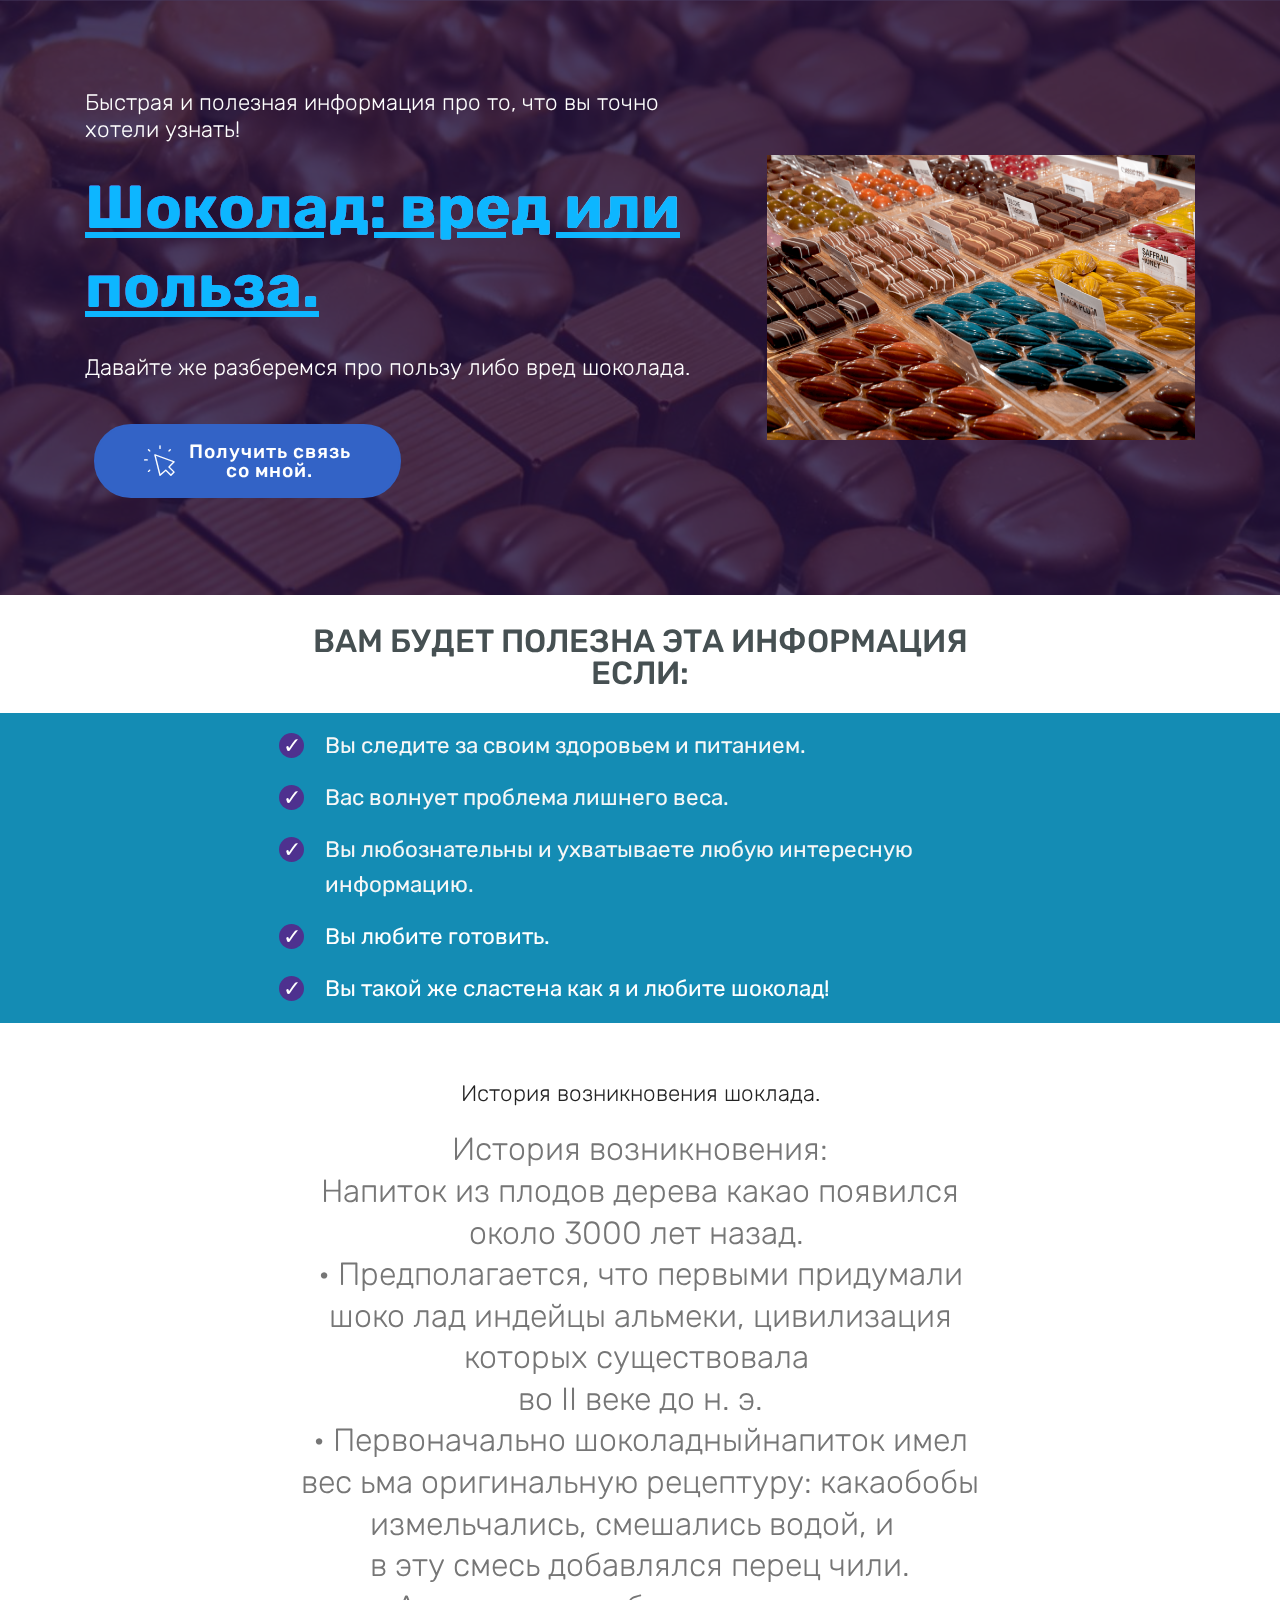
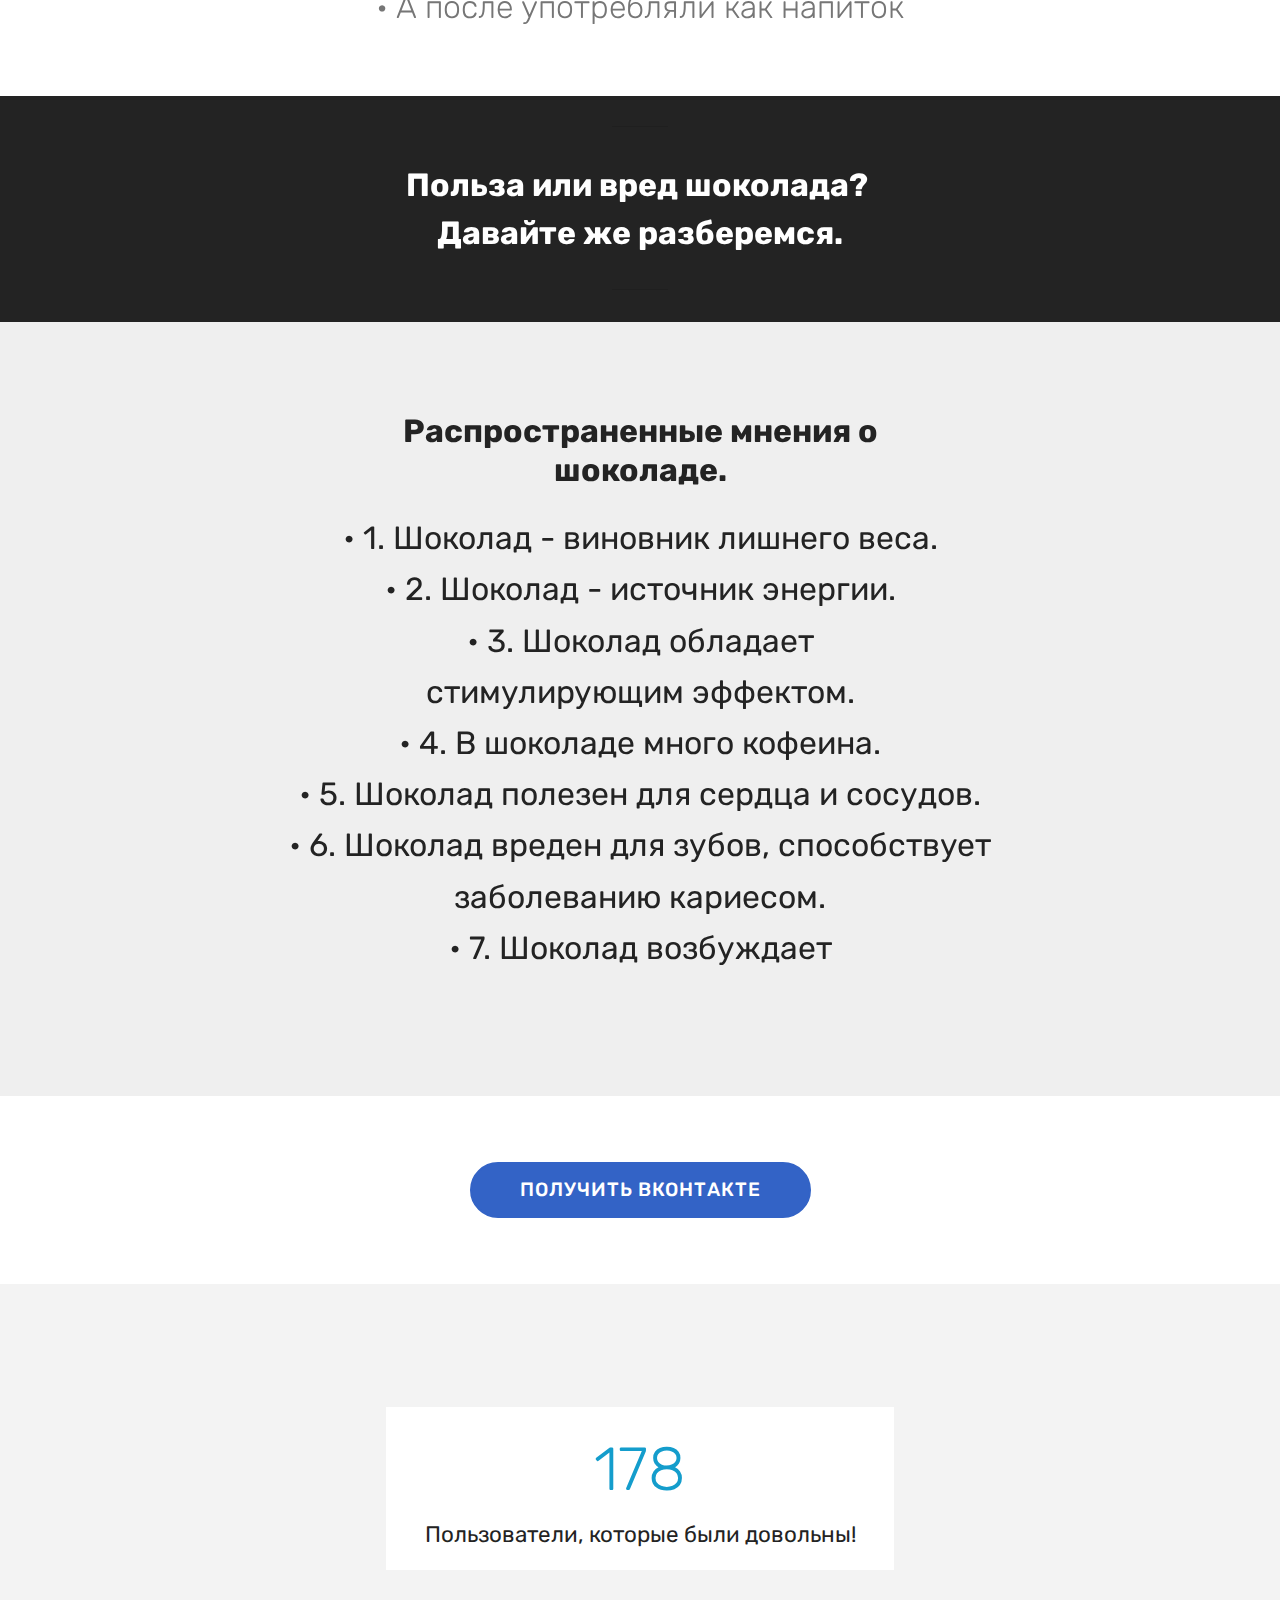
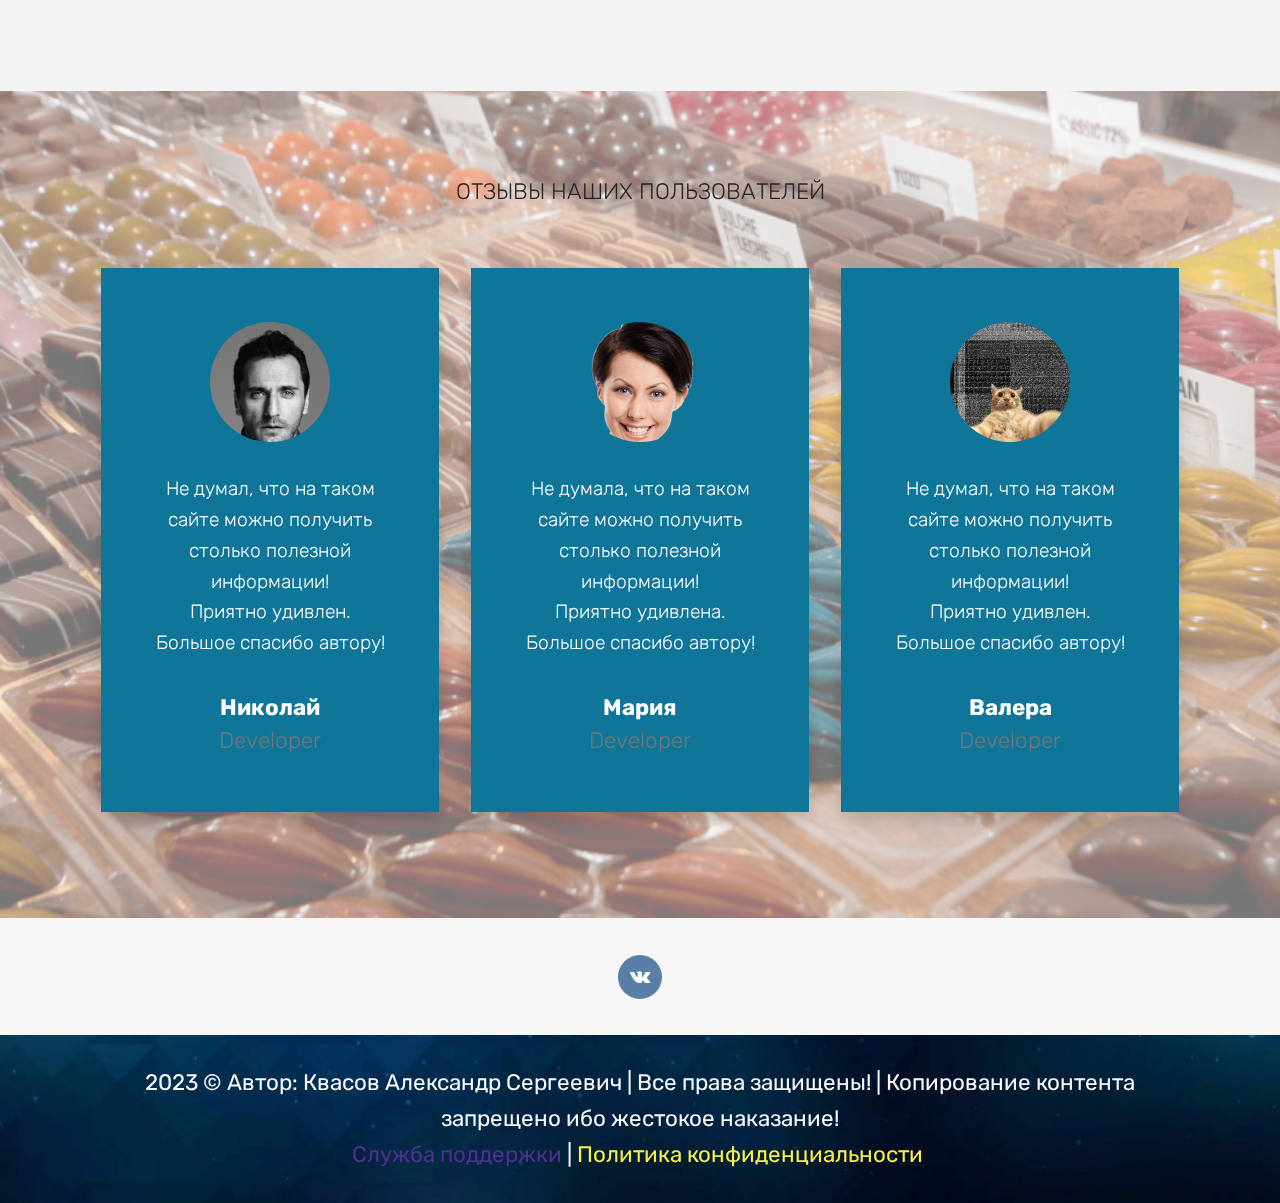
<file: index.html>
<!DOCTYPE html>
<html  >
<head>
  <!-- Site made with Mobirise Website Builder v4.12.4, https://mobirise.com -->
  <meta charset="UTF-8">
  <meta http-equiv="X-UA-Compatible" content="IE=edge">
  <meta name="generator" content="Mobirise v4.12.4, mobirise.com">
  <meta name="viewport" content="width=device-width, initial-scale=1, minimum-scale=1">
  <link rel="shortcut icon" href="assets/images/ico.png" type="image/x-icon">
  <meta name="description" content="">
  
  
  <title>Шоколад: вред или польза</title>
  <link rel="stylesheet" href="assets/web/assets/mobirise-icons/mobirise-icons.css">
  <link rel="stylesheet" href="assets/bootstrap/css/bootstrap.min.css">
  <link rel="stylesheet" href="assets/bootstrap/css/bootstrap-grid.min.css">
  <link rel="stylesheet" href="assets/bootstrap/css/bootstrap-reboot.min.css">
  <link rel="stylesheet" href="assets/tether/tether.min.css">
  <link rel="stylesheet" href="assets/socicon/css/styles.css">
  <link rel="stylesheet" href="assets/theme/css/style.css">
  <link rel="preload" as="style" href="assets/mobirise/css/mbr-additional.css"><link rel="stylesheet" href="assets/mobirise/css/mbr-additional.css" type="text/css">
  
  
  
</head>
<body>
  <section class="header3 cid-tCUJpiH7z0 mbr-parallax-background" id="header3-0">

    

    <div class="mbr-overlay" style="opacity: 0.8; background-color: rgb(30, 15, 63);">
    </div>

    <div class="container">
        <div class="media-container-row">
            <div class="mbr-figure rotate" style="width: 75%;">
                <img src="assets/images/chcohaarlem3-800x532.png" alt="онлайн-инструменты для инфобизнеса" title="">
            </div>

            <div class="media-content">
                <h1 class="mbr-section-title mbr-white pb-3 mbr-fonts-style display-2">Быстрая и полезная информация про то, что вы точно хотели узнать!</h1>
                <h3 class="mbr-section-subtitle align-left mbr-white mbr-light pb-3 mbr-fonts-style gradient display-1"><font color="#0db6ff"><strong><u>Шоколад: вред или польза.</u></strong></font></h3>
                <div class="mbr-section-text mbr-white pb-3 ">
                    <p class="mbr-text mbr-fonts-style display-2">Давайте же разберемся про пользу либо вред шоколада.</p>
                </div>
                <div class="mbr-section-btn scale"><a class="btn btn-md btn-danger display-4" href="index.html#testimonials2-8"><span class="mbri-cursor-click mbr-iconfont mbr-iconfont-btn"></span>Получить связь<br> со мной.</a></div>
            </div>
        </div>
    </div>

</section>

<section class="engine"><a href="https://mobirise.info">Mobirise</a></section><section class="mbr-section content4 cid-tCUPcUBrtf" id="content4-3">

    

    <div class="container">
        <div class="media-container-row">
            <div class="title col-12 col-md-8">
                <h2 class="align-center pb-3 mbr-fonts-style display-5">ВАМ БУДЕТ ПОЛЕЗНА ЭТА ИНФОРМАЦИЯ ЕСЛИ:</h2>
                
                
            </div>
        </div>
    </div>
</section>

<section class="mbr-section article content12 cid-tCUNm7WZW2" id="content12-1">
     

    <div class="container">
        <div class="media-container-row">
            <div class="mbr-text counter-container col-12 col-md-8 mbr-fonts-style display-7">
                <ul>
                    <li>Вы следите за своим здоровьем и питанием.</li>
                    <li>Вас волнует проблема лишнего веса.</li>
                    <li>Вы любознательны и ухватываете любую интересную информацию.</li>
                </ul>
            </div>
        </div>
    </div>
</section>

<section class="mbr-section article content12 cid-tCUOHN1VsB" id="content12-2">
     

    <div class="container">
        <div class="media-container-row">
            <div class="mbr-text counter-container col-12 col-md-8 mbr-fonts-style display-7">
                <ul>
                    <li>Вы любите готовить.</li>
                    <li>Вы такой же сластена как я и любите шоколад!</li>
                </ul>
            </div>
        </div>
    </div>
</section>

<section class="mbr-section content4 cid-tETf8Vhcr5" id="content4-l">

    

    <div class="container">
        <div class="media-container-row">
            <div class="title col-12 col-md-8">
                <h2 class="align-center pb-3 mbr-fonts-style display-2">
                    История возникновения шоклада.</h2>
                <h3 class="mbr-section-subtitle align-center mbr-light mbr-fonts-style display-5">История возникновения:<br>Напиток из плодов дерева какао появился<br>около 3000 лет назад.&nbsp;<div>• Предполагается, что первыми придумали шоко
лад<span style="font-size: 2rem;">&nbsp;индейцы альмеки, цивилизация которых существовала&nbsp;</span></div><div>во II веке до н. э.
</div><div>• Первоначально шоколадныйнапиток имел вес
<span style="font-size: 2rem;">ьма оригинальную рецептуру: какаобобы изме</span><span style="font-size: 2rem;">льчались, смешались водой, и &nbsp;</span></div><div>в эту смесь добавлялся перец чили.
</div><div>• А после употребляли как напиток</div></h3>
                
            </div>
        </div>
    </div>
</section>

<section class="mbr-section article content10 cid-tDuFT1mje5" id="content10-e">
    
     

    <div class="container">
        <div class="inner-container" style="width: 50%;">
            <hr class="line" style="width: 10%;">
            <div class="section-text align-center mbr-white mbr-fonts-style display-5"><strong>Польза или вред шоколада?&nbsp;<br>Давайте же разберемся.</strong></div>
            <hr class="line" style="width: 10%;">
        </div>
    </div>
</section>

<section class="header1 cid-tEeDu2ZV3P" id="header16-k">

    

    

    <div class="container">
        <div class="row justify-content-md-center">
            <div class="col-md-10 align-center">
                <h1 class="mbr-section-title mbr-bold pb-3 mbr-fonts-style display-5">Распространенные мнения о 
<div>шоколаде.</div></h1>
                
                <p class="mbr-text pb-3 mbr-fonts-style display-5">• 1. Шоколад - виновник лишнего веса.
<br>• 2. Шоколад - источник энергии.
<br>• 3. Шоколад обладает 
<br>стимулирующим эффектом.
<br>• 4. В шоколаде много кофеина.
<br>• 5. Шоколад полезен для сердца и сосудов.
<br>• 6. Шоколад вреден для зубов, способствует 
<br>заболеванию кариесом.
<br>• 7. Шоколад возбуждает</p>
                
            </div>
        </div>
    </div>

</section>

<section class="mbr-section content8 cid-tDuzgspqjl" id="content8-a">

    

    <div class="container">
        <div class="media-container-row title">
            <div class="col-12 col-md-8">
                <div class="mbr-section-btn align-center"><a class="btn btn-danger scale display-4" href="https://vk.com/id569461184" target="_blank">ПОЛУЧИТЬ ВКОНТАКТЕ</a></div>
            </div>
        </div>
    </div>
</section>

<section class="counters1 counters cid-tDuAdnHtDY mbr-parallax-background" id="counters1-b">

    

    <div class="mbr-overlay" style="opacity: 0.3; background-color: rgb(255, 255, 255);">
    </div>

    <div class="container">
        
        

        <div class="container pt-4 mt-2">
            <div class="media-container-row">
                <div class="card p-3 align-center col-12 col-md-6">
                    <div class="panel-item p-3">
                        

                        <div class="card-text">
                            <h3 class="count pt-3 pb-3 mbr-fonts-style display-1">178</h3>
                            <h4 class="mbr-content-title mbr-bold mbr-fonts-style display-2"><span style="font-weight: normal;">
                                Пользователи, которые были довольны!</span></h4>
                            
                        </div>
                    </div>
                </div>


                

                


                
            </div>
        </div>
   </div>
</section>

<section class="testimonials1 cid-tDuBSb74n9" id="testimonials1-c">

    

    <div class="mbr-overlay" style="opacity: 0.5; background-color: rgb(239, 239, 239);">
    </div>
    <div class="container">
        <div class="media-container-row">
            <div class="title col-12 align-center">
                <h2 class="pb-3 mbr-fonts-style display-2">
                    ОТЗЫВЫ НАШИХ ПОЛЬЗОВАТЕЛЕЙ
                </h2>
                
            </div>
        </div>
    </div>

    <div class="container pt-3 mt-2">
        <div class="media-container-row">
            <div class="mbr-testimonial p-3 align-center col-12 col-md-6 col-lg-4">
                <div class="panel-item p-3 scale shadow">
                    <div class="card-block">
                        <div class="testimonial-photo">
                            <img src="assets/images/1920x.webp" alt="" title="">
                        </div>
                        <p class="mbr-text mbr-fonts-style display-4">
                           Не думал, что на таком сайте можно получить столько полезной информации!<br>Приятно удивлен.<br>Большое спасибо автору!</p>
                    </div>
                    <div class="card-footer">
                        <div class="mbr-author-name mbr-bold mbr-fonts-style display-7">Николай</div>
                        <small class="mbr-author-desc mbr-italic mbr-light mbr-fonts-style display-7">
                               Developer
                        </small>
                    </div>
                </div>
            </div>

            <div class="mbr-testimonial p-3 align-center col-12 col-md-6 col-lg-4">
                <div class="panel-item p-3 scale shadow">
                    <div class="card-block">
                        <div class="testimonial-photo">
                            <img src="assets/images/avtor-1.png" alt="" title="">
                        </div>
                        <p class="mbr-text mbr-fonts-style display-4">Не думала, что на таком сайте можно получить столько полезной информации!
<br>Приятно удивлена.
<br>Большое спасибо автору!</p>
                    </div>
                    <div class="card-footer">
                        <div class="mbr-author-name mbr-bold mbr-fonts-style display-7">
                             Мария</div>
                        <small class="mbr-author-desc mbr-italic mbr-light mbr-fonts-style display-7">
                               Developer
                        </small>
                    </div>
                </div>
            </div>

            <div class="mbr-testimonial p-3 align-center col-12 col-md-6 col-lg-4">
                <div class="panel-item p-3 scale shadow">
                    <div class="card-block">
                        <div class="testimonial-photo">
                            <img src="assets/images/1648368980-1-kartinkof-club-p-memi-s-kotami-bez-nadpisei-1.jpg" alt="" title="">
                        </div>
                        <p class="mbr-text mbr-fonts-style display-4">Не думал, что на таком сайте можно получить столько полезной информации!
<br>Приятно удивлен.
<br>Большое спасибо автору!</p>
                    </div>
                    <div class="card-footer">
                        <div class="mbr-author-name mbr-bold mbr-fonts-style display-7">Валера</div>
                        <small class="mbr-author-desc mbr-italic mbr-light mbr-fonts-style display-7">
                               Developer
                        </small>
                    </div>
                </div>
            </div>

            

            

            
        </div>
    </div>   
</section>

<section class="cid-tDuF11C9pq" id="social-buttons3-d">
    
    

    

    <div class="container">
        <div class="media-container-row">
            <div class="col-md-8 align-center">
                
                <div>
                    <div class="mbr-social-likes">
                        
                        
                        <span class="btn btn-social vkontakte socicon-bg-vkontakte mx-2" title="Поделиться в VK">
                            <i class="socicon socicon-vkontakte"></i>
                        </span>
                        
                        
                        
                    </div>
                </div>
            </div>
        </div>
    </div>
</section>

<section once="footers" class="cid-tDuvUnUajD" id="footer6-9">

    

    <div class="mbr-overlay" style="opacity: 0; background-color: rgb(78, 49, 143);"></div>

    <div class="container">
        <div class="media-container-row align-center mbr-white">
            <div class="col-12">
                <p class="mbr-text mb-0 mbr-fonts-style display-7">2023 © Автор: Квасов Александр Сергеевич | Все права защищены! | Копирование контента запрещено ибо жестокое наказание!
<br><a href="https://ya.ru/?ysclid=lhc7ww7lh435941913" target="_blank">Служба поддержки </a>| <a href="page1.html#content1-h" class="text-success">Политика конфиденциальности&nbsp;</a><br></p>
            </div>
        </div>
    </div>
</section>


  <script src="assets/web/assets/jquery/jquery.min.js"></script>
  <script src="assets/popper/popper.min.js"></script>
  <script src="assets/bootstrap/js/bootstrap.min.js"></script>
  <script src="assets/tether/tether.min.js"></script>
  <script src="assets/parallax/jarallax.min.js"></script>
  <script src="assets/viewportchecker/jquery.viewportchecker.js"></script>
  <script src="assets/sociallikes/social-likes.js"></script>
  <script src="assets/smoothscroll/smooth-scroll.js"></script>
  <script src="assets/theme/js/script.js"></script>
  
  
</body>
</html>
</file>
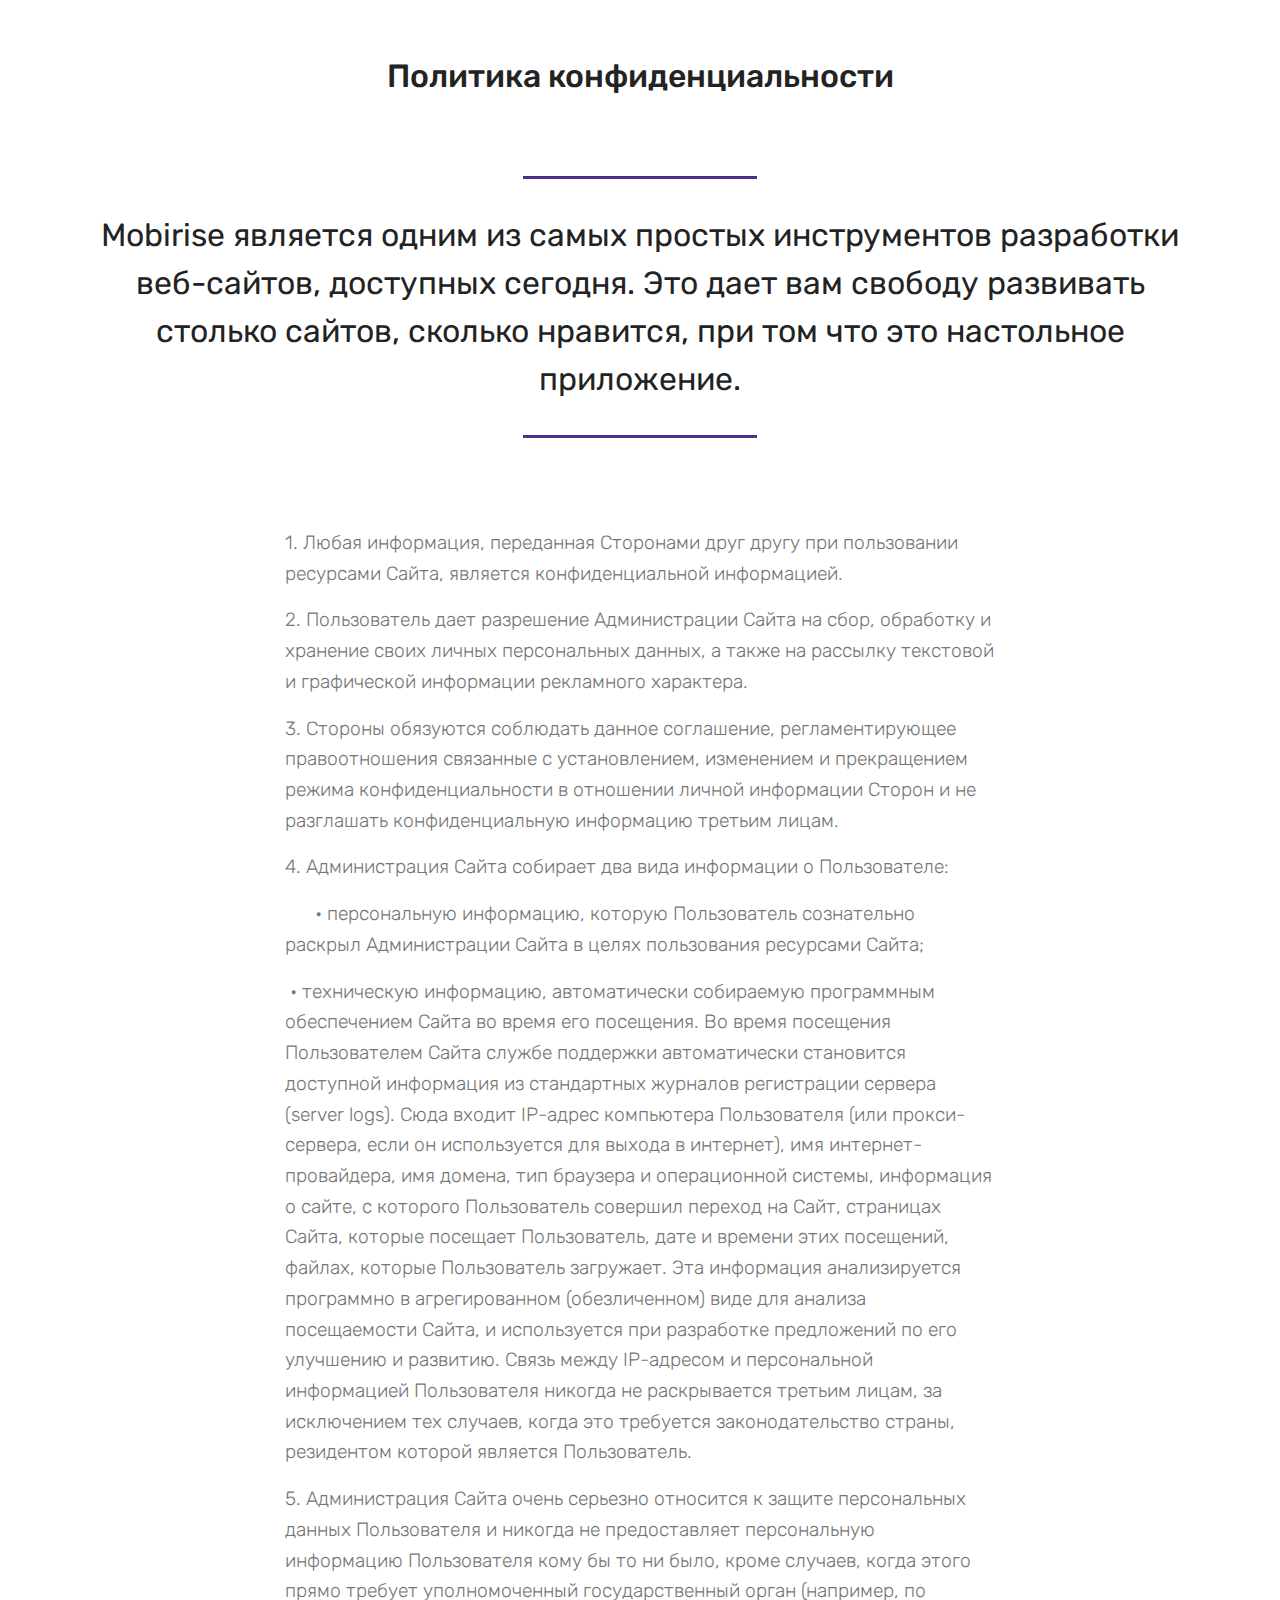
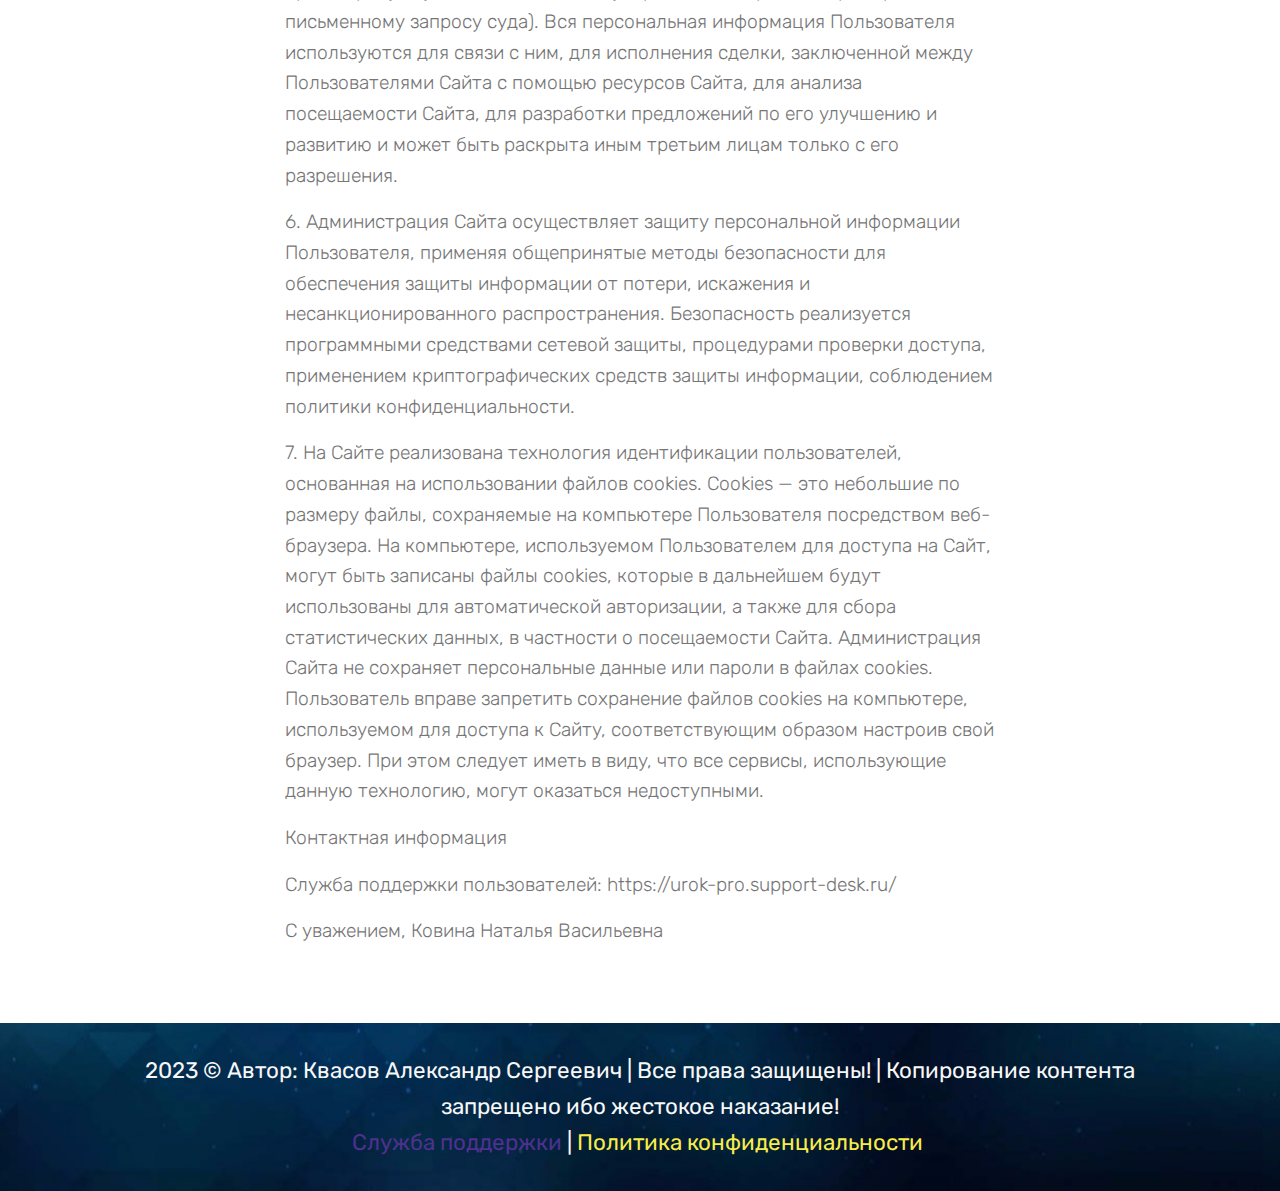
<file: page1.html>
<!DOCTYPE html>
<html  >
<head>
  <!-- Site made with Mobirise Website Builder v4.12.4, https://mobirise.com -->
  <meta charset="UTF-8">
  <meta http-equiv="X-UA-Compatible" content="IE=edge">
  <meta name="generator" content="Mobirise v4.12.4, mobirise.com">
  <meta name="viewport" content="width=device-width, initial-scale=1, minimum-scale=1">
  <link rel="shortcut icon" href="assets/images/ico.png" type="image/x-icon">
  <meta name="description" content="Website Builder Description">
  
  
  <title>Политиика конфиденциальности</title>
  <link rel="stylesheet" href="assets/bootstrap/css/bootstrap.min.css">
  <link rel="stylesheet" href="assets/bootstrap/css/bootstrap-grid.min.css">
  <link rel="stylesheet" href="assets/bootstrap/css/bootstrap-reboot.min.css">
  <link rel="stylesheet" href="assets/tether/tether.min.css">
  <link rel="stylesheet" href="assets/theme/css/style.css">
  <link rel="preload" as="style" href="assets/mobirise/css/mbr-additional.css"><link rel="stylesheet" href="assets/mobirise/css/mbr-additional.css" type="text/css">
  
  
  
</head>
<body>
  <section class="mbr-section content4 cid-tDuNFfsKVG" id="content4-j">

    

    <div class="container">
        <div class="media-container-row">
            <div class="title col-12 col-md-8">
                <h2 class="align-center pb-3 mbr-fonts-style display-5">Политика конфиденциальности</h2>
                
                
            </div>
        </div>
    </div>
</section>

<section class="engine"><a href="https://mobirise.info/o">free portfolio web templates</a></section><section class="mbr-section article content9 cid-tDuMewj2LH" id="content9-i">
    
     

    <div class="container">
        <div class="inner-container" style="width: 100%;">
            <hr class="line" style="width: 21%;">
            <div class="section-text align-center mbr-fonts-style display-5">
                    Mobirise является одним из самых простых инструментов разработки веб-сайтов, доступных сегодня. Это дает вам свободу развивать столько сайтов, сколько нравится, при том что это настольное приложение.
                </div>
            <hr class="line" style="width: 21%;">
        </div>
        </div>
</section>

<section class="mbr-section article content1 cid-tDuKLl6Inn" id="content1-h">
    
     

    <div class="container">
        <div class="media-container-row">
            <div class="mbr-text col-12 mbr-fonts-style display-4 col-md-8"><p>1. Любая информация, переданная Сторонами друг другу при пользовании ресурсами Сайта, является конфиденциальной информацией.
</p><p>
<span style="font-size: 1.2rem;">2. Пользователь дает разрешение Администрации Сайта на сбор, обработку и хранение своих личных персональных данных, а также на рассылку текстовой и графической информации рекламного характера.&nbsp;</span></p><p>
<span style="font-size: 1.2rem;">3. Стороны обязуются соблюдать данное соглашение, регламентирующее правоотношения связанные с установлением, изменением и прекращением режима конфиденциальности в отношении личной информации Сторон и не разглашать конфиденциальную информацию третьим лицам.&nbsp;</span></p><p>
<span style="font-size: 1.2rem;">4. Администрация Сайта собирает два вида информации о Пользователе:&nbsp;</span></p><p>
 &nbsp; &nbsp; &nbsp;&nbsp;<span style="font-size: 1.2rem;">• персональную информацию, которую Пользователь сознательно раскрыл Администрации          Сайта в целях пользования ресурсами Сайта;&nbsp;</span></p><p>
<span style="font-size: 1.2rem;">&nbsp;• техническую информацию, автоматически собираемую программным обеспечением Сайта во время его посещения. Во время посещения Пользователем Сайта службе поддержки автоматически становится доступной информация из стандартных журналов регистрации сервера (server logs). Сюда входит IP-адрес компьютера Пользователя (или прокси-сервера, если он используется для выхода в интернет), имя интернет-провайдера, имя домена, тип браузера и операционной системы, информация о сайте, с которого Пользователь совершил переход на Сайт, страницах Сайта, которые посещает Пользователь, дате и времени этих посещений, файлах, которые Пользователь загружает. Эта информация анализируется программно в агрегированном (обезличенном) виде для анализа посещаемости Сайта, и используется при разработке предложений по его улучшению и развитию. Связь между IP-адресом и персональной информацией Пользователя никогда не раскрывается третьим лицам, за исключением тех случаев, когда это требуется законодательство страны, резидентом которой является Пользователь.&nbsp;</span></p><p>
<span style="font-size: 1.2rem;">5. Администрация Сайта очень серьезно относится к защите персональных данных Пользователя и никогда не предоставляет персональную информацию Пользователя кому бы то ни было, кроме случаев, когда этого прямо требует уполномоченный государственный орган (например, по письменному запросу суда). Вся персональная информация Пользователя используются для связи с ним, для исполнения сделки, заключенной между Пользователями Сайта с помощью ресурсов Сайта, для анализа посещаемости Сайта, для разработки предложений по его улучшению и развитию и может быть раскрыта иным третьим лицам только с его разрешения.&nbsp;</span></p><p>
<span style="font-size: 1.2rem;">6. Администрация Сайта осуществляет защиту персональной информации Пользователя, применяя общепринятые методы безопасности для обеспечения защиты информации от потери, искажения и несанкционированного распространения. Безопасность реализуется программными средствами сетевой защиты, процедурами проверки доступа, применением криптографических средств защиты информации, соблюдением политики конфиденциальности.&nbsp;</span></p><p>
<span style="font-size: 1.2rem;">7. На Сайте реализована технология идентификации пользователей, основанная на использовании файлов cookies. Cookies — это небольшие по размеру файлы, сохраняемые на компьютере Пользователя посредством веб-браузера. На компьютере, используемом Пользователем для доступа на Сайт, могут быть записаны файлы cookies, которые в дальнейшем будут использованы для автоматической авторизации, а также для сбора статистических данных, в частности о посещаемости Сайта. Администрация Сайта не сохраняет персональные данные или пароли в файлах cookies. Пользователь вправе запретить сохранение файлов cookies на компьютере, используемом для доступа к Сайту, соответствующим образом настроив свой браузер. При этом следует иметь в виду, что все сервисы, использующие данную технологию, могут оказаться недоступными.&nbsp;</span></p><p>
<span style="font-size: 1.2rem;">Контактная информация&nbsp;</span></p><p>
<span style="font-size: 1.2rem;">Служба поддержки пользователей: https://urok-pro.support-desk.ru/&nbsp;</span></p><p>
<span style="font-size: 1.2rem;">С уважением, Ковина Наталья Васильевна</span></p></div>
        </div>
    </div>
</section>

<section once="footers" class="cid-tDuvUnUajD" id="footer6-g">

    

    <div class="mbr-overlay" style="opacity: 0; background-color: rgb(78, 49, 143);"></div>

    <div class="container">
        <div class="media-container-row align-center mbr-white">
            <div class="col-12">
                <p class="mbr-text mb-0 mbr-fonts-style display-7">2023 © Автор: Квасов Александр Сергеевич | Все права защищены! | Копирование контента запрещено ибо жестокое наказание!
<br><a href="https://ya.ru/?ysclid=lhc7ww7lh435941913" target="_blank">Служба поддержки </a>| <a href="page1.html#content1-h" class="text-success">Политика конфиденциальности&nbsp;</a><br></p>
            </div>
        </div>
    </div>
</section>


  <script src="assets/web/assets/jquery/jquery.min.js"></script>
  <script src="assets/popper/popper.min.js"></script>
  <script src="assets/bootstrap/js/bootstrap.min.js"></script>
  <script src="assets/tether/tether.min.js"></script>
  <script src="assets/smoothscroll/smooth-scroll.js"></script>
  <script src="assets/theme/js/script.js"></script>
  
  
</body>
</html>
</file>
<file: assets/web/assets/mobirise-icons/mobirise-icons.css>
@font-face {
  font-family: 'MobiriseIcons';
  src:  url('mobirise-icons.eot?spat4u');
  src:  url('mobirise-icons.eot?spat4u#iefix') format('embedded-opentype'),
    url('mobirise-icons.ttf?spat4u') format('truetype'),
    url('mobirise-icons.woff?spat4u') format('woff'),
    url('mobirise-icons.svg?spat4u#MobiriseIcons') format('svg');
  font-weight: normal;
  font-style: normal;
  font-display: swap;
}

[class^="mbri-"], [class*=" mbri-"] {
  /* use !important to prevent issues with browser extensions that change fonts */
  font-family: MobiriseIcons !important;
  speak: none;
  font-style: normal;
  font-weight: normal;
  font-variant: normal;
  text-transform: none;
  line-height: 1;

  /* Better Font Rendering =========== */
  -webkit-font-smoothing: antialiased;
  -moz-osx-font-smoothing: grayscale;
}

.mbri-add-submenu:before {
  content: "\e900";
}
.mbri-alert:before {
  content: "\e901";
}
.mbri-align-center:before {
  content: "\e902";
}
.mbri-align-justify:before {
  content: "\e903";
}
.mbri-align-left:before {
  content: "\e904";
}
.mbri-align-right:before {
  content: "\e905";
}
.mbri-android:before {
  content: "\e906";
}
.mbri-apple:before {
  content: "\e907";
}
.mbri-arrow-down:before {
  content: "\e908";
}
.mbri-arrow-next:before {
  content: "\e909";
}
.mbri-arrow-prev:before {
  content: "\e90a";
}
.mbri-arrow-up:before {
  content: "\e90b";
}
.mbri-bold:before {
  content: "\e90c";
}
.mbri-bookmark:before {
  content: "\e90d";
}
.mbri-bootstrap:before {
  content: "\e90e";
}
.mbri-briefcase:before {
  content: "\e90f";
}
.mbri-browse:before {
  content: "\e910";
}
.mbri-bulleted-list:before {
  content: "\e911";
}
.mbri-calendar:before {
  content: "\e912";
}
.mbri-camera:before {
  content: "\e913";
}
.mbri-cart-add:before {
  content: "\e914";
}
.mbri-cart-full:before {
  content: "\e915";
}
.mbri-cash:before {
  content: "\e916";
}
.mbri-change-style:before {
  content: "\e917";
}
.mbri-chat:before {
  content: "\e918";
}
.mbri-clock:before {
  content: "\e919";
}
.mbri-close:before {
  content: "\e91a";
}
.mbri-cloud:before {
  content: "\e91b";
}
.mbri-code:before {
  content: "\e91c";
}
.mbri-contact-form:before {
  content: "\e91d";
}
.mbri-credit-card:before {
  content: "\e91e";
}
.mbri-cursor-click:before {
  content: "\e91f";
}
.mbri-cust-feedback:before {
  content: "\e920";
}
.mbri-database:before {
  content: "\e921";
}
.mbri-delivery:before {
  content: "\e922";
}
.mbri-desktop:before {
  content: "\e923";
}
.mbri-devices:before {
  content: "\e924";
}
.mbri-down:before {
  content: "\e925";
}
.mbri-download:before {
  content: "\e989";
}
.mbri-drag-n-drop:before {
  content: "\e927";
}
.mbri-drag-n-drop2:before {
  content: "\e928";
}
.mbri-edit:before {
  content: "\e929";
}
.mbri-edit2:before {
  content: "\e92a";
}
.mbri-error:before {
  content: "\e92b";
}
.mbri-extension:before {
  content: "\e92c";
}
.mbri-features:before {
  content: "\e92d";
}
.mbri-file:before {
  content: "\e92e";
}
.mbri-flag:before {
  content: "\e92f";
}
.mbri-folder:before {
  content: "\e930";
}
.mbri-gift:before {
  content: "\e931";
}
.mbri-github:before {
  content: "\e932";
}
.mbri-globe:before {
  content: "\e933";
}
.mbri-globe-2:before {
  content: "\e934";
}
.mbri-growing-chart:before {
  content: "\e935";
}
.mbri-hearth:before {
  content: "\e936";
}
.mbri-help:before {
  content: "\e937";
}
.mbri-home:before {
  content: "\e938";
}
.mbri-hot-cup:before {
  content: "\e939";
}
.mbri-idea:before {
  content: "\e93a";
}
.mbri-image-gallery:before {
  content: "\e93b";
}
.mbri-image-slider:before {
  content: "\e93c";
}
.mbri-info:before {
  content: "\e93d";
}
.mbri-italic:before {
  content: "\e93e";
}
.mbri-key:before {
  content: "\e93f";
}
.mbri-laptop:before {
  content: "\e940";
}
.mbri-layers:before {
  content: "\e941";
}
.mbri-left-right:before {
  content: "\e942";
}
.mbri-left:before {
  content: "\e943";
}
.mbri-letter:before {
  content: "\e944";
}
.mbri-like:before {
  content: "\e945";
}
.mbri-link:before {
  content: "\e946";
}
.mbri-lock:before {
  content: "\e947";
}
.mbri-login:before {
  content: "\e948";
}
.mbri-logout:before {
  content: "\e949";
}
.mbri-magic-stick:before {
  content: "\e94a";
}
.mbri-map-pin:before {
  content: "\e94b";
}
.mbri-menu:before {
  content: "\e94c";
}
.mbri-mobile:before {
  content: "\e94d";
}
.mbri-mobile2:before {
  content: "\e94e";
}
.mbri-mobirise:before {
  content: "\e94f";
}
.mbri-more-horizontal:before {
  content: "\e950";
}
.mbri-more-vertical:before {
  content: "\e951";
}
.mbri-music:before {
  content: "\e952";
}
.mbri-new-file:before {
  content: "\e953";
}
.mbri-numbered-list:before {
  content: "\e954";
}
.mbri-opened-folder:before {
  content: "\e955";
}
.mbri-pages:before {
  content: "\e956";
}
.mbri-paper-plane:before {
  content: "\e957";
}
.mbri-paperclip:before {
  content: "\e958";
}
.mbri-photo:before {
  content: "\e959";
}
.mbri-photos:before {
  content: "\e95a";
}
.mbri-pin:before {
  content: "\e95b";
}
.mbri-play:before {
  content: "\e95c";
}
.mbri-plus:before {
  content: "\e95d";
}
.mbri-preview:before {
  content: "\e95e";
}
.mbri-print:before {
  content: "\e95f";
}
.mbri-protect:before {
  content: "\e960";
}
.mbri-question:before {
  content: "\e961";
}
.mbri-quote-left:before {
  content: "\e962";
}
.mbri-quote-right:before {
  content: "\e963";
}
.mbri-refresh:before {
  content: "\e964";
}
.mbri-responsive:before {
  content: "\e965";
}
.mbri-right:before {
  content: "\e966";
}
.mbri-rocket:before {
  content: "\e967";
}
.mbri-sad-face:before {
  content: "\e968";
}
.mbri-sale:before {
  content: "\e969";
}
.mbri-save:before {
  content: "\e96a";
}
.mbri-search:before {
  content: "\e96b";
}
.mbri-setting:before {
  content: "\e96c";
}
.mbri-setting2:before {
  content: "\e96d";
}
.mbri-setting3:before {
  content: "\e96e";
}
.mbri-share:before {
  content: "\e96f";
}
.mbri-shopping-bag:before {
  content: "\e970";
}
.mbri-shopping-basket:before {
  content: "\e971";
}
.mbri-shopping-cart:before {
  content: "\e972";
}
.mbri-sites:before {
  content: "\e973";
}
.mbri-smile-face:before {
  content: "\e974";
}
.mbri-speed:before {
  content: "\e975";
}
.mbri-star:before {
  content: "\e976";
}
.mbri-success:before {
  content: "\e977";
}
.mbri-sun:before {
  content: "\e978";
}
.mbri-sun2:before {
  content: "\e979";
}
.mbri-tablet:before {
  content: "\e97a";
}
.mbri-tablet-vertical:before {
  content: "\e97b";
}
.mbri-target:before {
  content: "\e97c";
}
.mbri-timer:before {
  content: "\e97d";
}
.mbri-to-ftp:before {
  content: "\e97e";
}
.mbri-to-local-drive:before {
  content: "\e97f";
}
.mbri-touch-swipe:before {
  content: "\e980";
}
.mbri-touch:before {
  content: "\e981";
}
.mbri-trash:before {
  content: "\e982";
}
.mbri-underline:before {
  content: "\e983";
}
.mbri-unlink:before {
  content: "\e984";
}
.mbri-unlock:before {
  content: "\e985";
}
.mbri-up-down:before {
  content: "\e986";
}
.mbri-up:before {
  content: "\e987";
}
.mbri-update:before {
  content: "\e988";
}
.mbri-upload:before {
 content: "\e926"; 
}
.mbri-user:before {
  content: "\e98a";
}
.mbri-user2:before {
  content: "\e98b";
}
.mbri-users:before {
  content: "\e98c";
}
.mbri-video:before {
  content: "\e98d";
}
.mbri-video-play:before {
  content: "\e98e";
}
.mbri-watch:before {
  content: "\e98f";
}
.mbri-website-theme:before {
  content: "\e990";
}
.mbri-wifi:before {
  content: "\e991";
}
.mbri-windows:before {
  content: "\e992";
}
.mbri-zoom-out:before {
  content: "\e993";
}
.mbri-redo:before {
  content: "\e994";
}
.mbri-undo:before {
  content: "\e995";
}
</file>
<file: assets/socicon/css/styles.css>
@charset "UTF-8";

@font-face {
  font-family: 'Socicon';
  src:  url('../fonts/socicon.eot');
  src:  url('../fonts/socicon.eot?#iefix') format('embedded-opentype'),
    url('../fonts/socicon.woff2') format('woff2'),
    url('../fonts/socicon.ttf') format('truetype'),
    url('../fonts/socicon.woff') format('woff'),
    url('../fonts/socicon.svg#socicon') format('svg');
  font-weight: normal;
  font-style: normal;
}

[data-icon]:before {
  font-family: "socicon" !important;
  content: attr(data-icon);
  font-style: normal !important;
  font-weight: normal !important;
  font-variant: normal !important;
  text-transform: none !important;
  speak: none;
  line-height: 1;
  -webkit-font-smoothing: antialiased;
  -moz-osx-font-smoothing: grayscale;
}

[class^="socicon-"], [class*=" socicon-"] {
  /* use !important to prevent issues with browser extensions that change fonts */
  font-family: 'Socicon' !important;
  speak: none;
  font-style: normal;
  font-weight: normal;
  font-variant: normal;
  text-transform: none;
  line-height: 1;

  /* Better Font Rendering =========== */
  -webkit-font-smoothing: antialiased;
  -moz-osx-font-smoothing: grayscale;
}

.socicon-eitaa:before {
  content: "\e97c";
}
.socicon-soroush:before {
  content: "\e97d";
}
.socicon-bale:before {
  content: "\e97e";
}
.socicon-zazzle:before {
  content: "\e97b";
}
.socicon-society6:before {
  content: "\e97a";
}
.socicon-redbubble:before {
  content: "\e979";
}
.socicon-avvo:before {
  content: "\e978";
}
.socicon-stitcher:before {
  content: "\e977";
}
.socicon-googlehangouts:before {
  content: "\e974";
}
.socicon-dlive:before {
  content: "\e975";
}
.socicon-vsco:before {
  content: "\e976";
}
.socicon-flipboard:before {
  content: "\e973";
}
.socicon-ubuntu:before {
  content: "\e958";
}
.socicon-artstation:before {
  content: "\e959";
}
.socicon-invision:before {
  content: "\e95a";
}
.socicon-torial:before {
  content: "\e95b";
}
.socicon-collectorz:before {
  content: "\e95c";
}
.socicon-seenthis:before {
  content: "\e95d";
}
.socicon-googleplaymusic:before {
  content: "\e95e";
}
.socicon-debian:before {
  content: "\e95f";
}
.socicon-filmfreeway:before {
  content: "\e960";
}
.socicon-gnome:before {
  content: "\e961";
}
.socicon-itchio:before {
  content: "\e962";
}
.socicon-jamendo:before {
  content: "\e963";
}
.socicon-mix:before {
  content: "\e964";
}
.socicon-sharepoint:before {
  content: "\e965";
}
.socicon-tinder:before {
  content: "\e966";
}
.socicon-windguru:before {
  content: "\e967";
}
.socicon-cdbaby:before {
  content: "\e968";
}
.socicon-elementaryos:before {
  content: "\e969";
}
.socicon-stage32:before {
  content: "\e96a";
}
.socicon-tiktok:before {
  content: "\e96b";
}
.socicon-gitter:before {
  content: "\e96c";
}
.socicon-letterboxd:before {
  content: "\e96d";
}
.socicon-threema:before {
  content: "\e96e";
}
.socicon-splice:before {
  content: "\e96f";
}
.socicon-metapop:before {
  content: "\e970";
}
.socicon-naver:before {
  content: "\e971";
}
.socicon-remote:before {
  content: "\e972";
}
.socicon-internet:before {
  content: "\e957";
}
.socicon-moddb:before {
  content: "\e94b";
}
.socicon-indiedb:before {
  content: "\e94c";
}
.socicon-traxsource:before {
  content: "\e94d";
}
.socicon-gamefor:before {
  content: "\e94e";
}
.socicon-pixiv:before {
  content: "\e94f";
}
.socicon-myanimelist:before {
  content: "\e950";
}
.socicon-blackberry:before {
  content: "\e951";
}
.socicon-wickr:before {
  content: "\e952";
}
.socicon-spip:before {
  content: "\e953";
}
.socicon-napster:before {
  content: "\e954";
}
.socicon-beatport:before {
  content: "\e955";
}
.socicon-hackerone:before {
  content: "\e956";
}
.socicon-hackernews:before {
  content: "\e946";
}
.socicon-smashwords:before {
  content: "\e947";
}
.socicon-kobo:before {
  content: "\e948";
}
.socicon-bookbub:before {
  content: "\e949";
}
.socicon-mailru:before {
  content: "\e94a";
}
.socicon-gitlab:before {
  content: "\e945";
}
.socicon-instructables:before {
  content: "\e944";
}
.socicon-portfolio:before {
  content: "\e943";
}
.socicon-codered:before {
  content: "\e940";
}
.socicon-origin:before {
  content: "\e941";
}
.socicon-nextdoor:before {
  content: "\e942";
}
.socicon-udemy:before {
  content: "\e93f";
}
.socicon-livemaster:before {
  content: "\e93e";
}
.socicon-crunchbase:before {
  content: "\e93b";
}
.socicon-homefy:before {
  content: "\e93c";
}
.socicon-calendly:before {
  content: "\e93d";
}
.socicon-realtor:before {
  content: "\e90f";
}
.socicon-tidal:before {
  content: "\e910";
}
.socicon-qobuz:before {
  content: "\e911";
}
.socicon-natgeo:before {
  content: "\e912";
}
.socicon-mastodon:before {
  content: "\e913";
}
.socicon-unsplash:before {
  content: "\e914";
}
.socicon-homeadvisor:before {
  content: "\e915";
}
.socicon-angieslist:before {
  content: "\e916";
}
.socicon-codepen:before {
  content: "\e917";
}
.socicon-slack:before {
  content: "\e918";
}
.socicon-openaigym:before {
  content: "\e919";
}
.socicon-logmein:before {
  content: "\e91a";
}
.socicon-fiverr:before {
  content: "\e91b";
}
.socicon-gotomeeting:before {
  content: "\e91c";
}
.socicon-aliexpress:before {
  content: "\e91d";
}
.socicon-guru:before {
  content: "\e91e";
}
.socicon-appstore:before {
  content: "\e91f";
}
.socicon-homes:before {
  content: "\e920";
}
.socicon-zoom:before {
  content: "\e921";
}
.socicon-alibaba:before {
  content: "\e922";
}
.socicon-craigslist:before {
  content: "\e923";
}
.socicon-wix:before {
  content: "\e924";
}
.socicon-redfin:before {
  content: "\e925";
}
.socicon-googlecalendar:before {
  content: "\e926";
}
.socicon-shopify:before {
  content: "\e927";
}
.socicon-freelancer:before {
  content: "\e928";
}
.socicon-seedrs:before {
  content: "\e929";
}
.socicon-bing:before {
  content: "\e92a";
}
.socicon-doodle:before {
  content: "\e92b";
}
.socicon-bonanza:before {
  content: "\e92c";
}
.socicon-squarespace:before {
  content: "\e92d";
}
.socicon-toptal:before {
  content: "\e92e";
}
.socicon-gust:before {
  content: "\e92f";
}
.socicon-ask:before {
  content: "\e930";
}
.socicon-trulia:before {
  content: "\e931";
}
.socicon-loomly:before {
  content: "\e932";
}
.socicon-ghost:before {
  content: "\e933";
}
.socicon-upwork:before {
  content: "\e934";
}
.socicon-fundable:before {
  content: "\e935";
}
.socicon-booking:before {
  content: "\e936";
}
.socicon-googlemaps:before {
  content: "\e937";
}
.socicon-zillow:before {
  content: "\e938";
}
.socicon-niconico:before {
  content: "\e939";
}
.socicon-toneden:before {
  content: "\e93a";
}
.socicon-augment:before {
  content: "\e908";
}
.socicon-bitbucket:before {
  content: "\e909";
}
.socicon-fyuse:before {
  content: "\e90a";
}
.socicon-yt-gaming:before {
  content: "\e90b";
}
.socicon-sketchfab:before {
  content: "\e90c";
}
.socicon-mobcrush:before {
  content: "\e90d";
}
.socicon-microsoft:before {
  content: "\e90e";
}
.socicon-pandora:before {
  content: "\e907";
}
.socicon-messenger:before {
  content: "\e906";
}
.socicon-gamewisp:before {
  content: "\e905";
}
.socicon-bloglovin:before {
  content: "\e904";
}
.socicon-tunein:before {
  content: "\e903";
}
.socicon-gamejolt:before {
  content: "\e901";
}
.socicon-trello:before {
  content: "\e902";
}
.socicon-spreadshirt:before {
  content: "\e900";
}
.socicon-500px:before {
  content: "\e000";
}
.socicon-8tracks:before {
  content: "\e001";
}
.socicon-airbnb:before {
  content: "\e002";
}
.socicon-alliance:before {
  content: "\e003";
}
.socicon-amazon:before {
  content: "\e004";
}
.socicon-amplement:before {
  content: "\e005";
}
.socicon-android:before {
  content: "\e006";
}
.socicon-angellist:before {
  content: "\e007";
}
.socicon-apple:before {
  content: "\e008";
}
.socicon-appnet:before {
  content: "\e009";
}
.socicon-baidu:before {
  content: "\e00a";
}
.socicon-bandcamp:before {
  content: "\e00b";
}
.socicon-battlenet:before {
  content: "\e00c";
}
.socicon-mixer:before {
  content: "\e00d";
}
.socicon-bebee:before {
  content: "\e00e";
}
.socicon-bebo:before {
  content: "\e00f";
}
.socicon-behance:before {
  content: "\e010";
}
.socicon-blizzard:before {
  content: "\e011";
}
.socicon-blogger:before {
  content: "\e012";
}
.socicon-buffer:before {
  content: "\e013";
}
.socicon-chrome:before {
  content: "\e014";
}
.socicon-coderwall:before {
  content: "\e015";
}
.socicon-curse:before {
  content: "\e016";
}
.socicon-dailymotion:before {
  content: "\e017";
}
.socicon-deezer:before {
  content: "\e018";
}
.socicon-delicious:before {
  content: "\e019";
}
.socicon-deviantart:before {
  content: "\e01a";
}
.socicon-diablo:before {
  content: "\e01b";
}
.socicon-digg:before {
  content: "\e01c";
}
.socicon-discord:before {
  content: "\e01d";
}
.socicon-disqus:before {
  content: "\e01e";
}
.socicon-douban:before {
  content: "\e01f";
}
.socicon-draugiem:before {
  content: "\e020";
}
.socicon-dribbble:before {
  content: "\e021";
}
.socicon-drupal:before {
  content: "\e022";
}
.socicon-ebay:before {
  content: "\e023";
}
.socicon-ello:before {
  content: "\e024";
}
.socicon-endomodo:before {
  content: "\e025";
}
.socicon-envato:before {
  content: "\e026";
}
.socicon-etsy:before {
  content: "\e027";
}
.socicon-facebook:before {
  content: "\e028";
}
.socicon-feedburner:before {
  content: "\e029";
}
.socicon-filmweb:before {
  content: "\e02a";
}
.socicon-firefox:before {
  content: "\e02b";
}
.socicon-flattr:before {
  content: "\e02c";
}
.socicon-flickr:before {
  content: "\e02d";
}
.socicon-formulr:before {
  content: "\e02e";
}
.socicon-forrst:before {
  content: "\e02f";
}
.socicon-foursquare:before {
  content: "\e030";
}
.socicon-friendfeed:before {
  content: "\e031";
}
.socicon-github:before {
  content: "\e032";
}
.socicon-goodreads:before {
  content: "\e033";
}
.socicon-google:before {
  content: "\e034";
}
.socicon-googlescholar:before {
  content: "\e035";
}
.socicon-googlegroups:before {
  content: "\e036";
}
.socicon-googlephotos:before {
  content: "\e037";
}
.socicon-googleplus:before {
  content: "\e038";
}
.socicon-grooveshark:before {
  content: "\e039";
}
.socicon-hackerrank:before {
  content: "\e03a";
}
.socicon-hearthstone:before {
  content: "\e03b";
}
.socicon-hellocoton:before {
  content: "\e03c";
}
.socicon-heroes:before {
  content: "\e03d";
}
.socicon-smashcast:before {
  content: "\e03e";
}
.socicon-horde:before {
  content: "\e03f";
}
.socicon-houzz:before {
  content: "\e040";
}
.socicon-icq:before {
  content: "\e041";
}
.socicon-identica:before {
  content: "\e042";
}
.socicon-imdb:before {
  content: "\e043";
}
.socicon-instagram:before {
  content: "\e044";
}
.socicon-issuu:before {
  content: "\e045";
}
.socicon-istock:before {
  content: "\e046";
}
.socicon-itunes:before {
  content: "\e047";
}
.socicon-keybase:before {
  content: "\e048";
}
.socicon-lanyrd:before {
  content: "\e049";
}
.socicon-lastfm:before {
  content: "\e04a";
}
.socicon-line:before {
  content: "\e04b";
}
.socicon-linkedin:before {
  content: "\e04c";
}
.socicon-livejournal:before {
  content: "\e04d";
}
.socicon-lyft:before {
  content: "\e04e";
}
.socicon-macos:before {
  content: "\e04f";
}
.socicon-mail:before {
  content: "\e050";
}
.socicon-medium:before {
  content: "\e051";
}
.socicon-meetup:before {
  content: "\e052";
}
.socicon-mixcloud:before {
  content: "\e053";
}
.socicon-modelmayhem:before {
  content: "\e054";
}
.socicon-mumble:before {
  content: "\e055";
}
.socicon-myspace:before {
  content: "\e056";
}
.socicon-newsvine:before {
  content: "\e057";
}
.socicon-nintendo:before {
  content: "\e058";
}
.socicon-npm:before {
  content: "\e059";
}
.socicon-odnoklassniki:before {
  content: "\e05a";
}
.socicon-openid:before {
  content: "\e05b";
}
.socicon-opera:before {
  content: "\e05c";
}
.socicon-outlook:before {
  content: "\e05d";
}
.socicon-overwatch:before {
  content: "\e05e";
}
.socicon-patreon:before {
  content: "\e05f";
}
.socicon-paypal:before {
  content: "\e060";
}
.socicon-periscope:before {
  content: "\e061";
}
.socicon-persona:before {
  content: "\e062";
}
.socicon-pinterest:before {
  content: "\e063";
}
.socicon-play:before {
  content: "\e064";
}
.socicon-player:before {
  content: "\e065";
}
.socicon-playstation:before {
  content: "\e066";
}
.socicon-pocket:before {
  content: "\e067";
}
.socicon-qq:before {
  content: "\e068";
}
.socicon-quora:before {
  content: "\e069";
}
.socicon-raidcall:before {
  content: "\e06a";
}
.socicon-ravelry:before {
  content: "\e06b";
}
.socicon-reddit:before {
  content: "\e06c";
}
.socicon-renren:before {
  content: "\e06d";
}
.socicon-researchgate:before {
  content: "\e06e";
}
.socicon-residentadvisor:before {
  content: "\e06f";
}
.socicon-reverbnation:before {
  content: "\e070";
}
.socicon-rss:before {
  content: "\e071";
}
.socicon-sharethis:before {
  content: "\e072";
}
.socicon-skype:before {
  content: "\e073";
}
.socicon-slideshare:before {
  content: "\e074";
}
.socicon-smugmug:before {
  content: "\e075";
}
.socicon-snapchat:before {
  content: "\e076";
}
.socicon-songkick:before {
  content: "\e077";
}
.socicon-soundcloud:before {
  content: "\e078";
}
.socicon-spotify:before {
  content: "\e079";
}
.socicon-stackexchange:before {
  content: "\e07a";
}
.socicon-stackoverflow:before {
  content: "\e07b";
}
.socicon-starcraft:before {
  content: "\e07c";
}
.socicon-stayfriends:before {
  content: "\e07d";
}
.socicon-steam:before {
  content: "\e07e";
}
.socicon-storehouse:before {
  content: "\e07f";
}
.socicon-strava:before {
  content: "\e080";
}
.socicon-streamjar:before {
  content: "\e081";
}
.socicon-stumbleupon:before {
  content: "\e082";
}
.socicon-swarm:before {
  content: "\e083";
}
.socicon-teamspeak:before {
  content: "\e084";
}
.socicon-teamviewer:before {
  content: "\e085";
}
.socicon-technorati:before {
  content: "\e086";
}
.socicon-telegram:before {
  content: "\e087";
}
.socicon-tripadvisor:before {
  content: "\e088";
}
.socicon-tripit:before {
  content: "\e089";
}
.socicon-triplej:before {
  content: "\e08a";
}
.socicon-tumblr:before {
  content: "\e08b";
}
.socicon-twitch:before {
  content: "\e08c";
}
.socicon-twitter:before {
  content: "\e08d";
}
.socicon-uber:before {
  content: "\e08e";
}
.socicon-ventrilo:before {
  content: "\e08f";
}
.socicon-viadeo:before {
  content: "\e090";
}
.socicon-viber:before {
  content: "\e091";
}
.socicon-viewbug:before {
  content: "\e092";
}
.socicon-vimeo:before {
  content: "\e093";
}
.socicon-vine:before {
  content: "\e094";
}
.socicon-vkontakte:before {
  content: "\e095";
}
.socicon-warcraft:before {
  content: "\e096";
}
.socicon-wechat:before {
  content: "\e097";
}
.socicon-weibo:before {
  content: "\e098";
}
.socicon-whatsapp:before {
  content: "\e099";
}
.socicon-wikipedia:before {
  content: "\e09a";
}
.socicon-windows:before {
  content: "\e09b";
}
.socicon-wordpress:before {
  content: "\e09c";
}
.socicon-wykop:before {
  content: "\e09d";
}
.socicon-xbox:before {
  content: "\e09e";
}
.socicon-xing:before {
  content: "\e09f";
}
.socicon-yahoo:before {
  content: "\e0a0";
}
.socicon-yammer:before {
  content: "\e0a1";
}
.socicon-yandex:before {
  content: "\e0a2";
}
.socicon-yelp:before {
  content: "\e0a3";
}
.socicon-younow:before {
  content: "\e0a4";
}
.socicon-youtube:before {
  content: "\e0a5";
}
.socicon-zapier:before {
  content: "\e0a6";
}
.socicon-zerply:before {
  content: "\e0a7";
}
.socicon-zomato:before {
  content: "\e0a8";
}
.socicon-zynga:before {
  content: "\e0a9";
}
</file>
<file: assets/theme/css/style.css>
/*!
 * Mobirise v4 theme (https://mobirise.com/)
 * Copyright 2017 Mobirise
 */
section {
  background-color: #eeeeee;
}

.form-control:focus {
  box-shadow: none;
}

:focus {
  outline: none;
}

body {
  font-style: normal;
  line-height: 1.5;
}

section,
.container,
.container-fluid {
  position: relative;
  word-wrap: break-word;
}

a.mbr-iconfont:hover {
  text-decoration: none;
}

.article .lead p,
.article .lead ul,
.article .lead ol,
.article .lead pre,
.article .lead blockquote {
  margin-bottom: 0;
}

ul,
ol,
pre,
blockquote {
  margin-bottom: 2.3125rem;
}

pre {
  background: #f4f4f4;
  padding: 10px 24px;
  white-space: pre-wrap;
}

.inactive {
  -webkit-user-select: none;
  -moz-user-select: none;
  -ms-user-select: none;
  user-select: none;
  pointer-events: none;
  -webkit-user-drag: none;
  user-drag: none;
}

.mbr-section__comments .row {
  justify-content: center;
  -webkit-justify-content: center;
}

a {
  font-style: normal;
  font-weight: 400;
  cursor: pointer;
}

a, a:hover {
  text-decoration: none;
}

figure {
  margin-bottom: 0;
}

body {
  color: #232323;
}

h1,
h2,
h3,
h4,
h5,
h6,
.h1,
.h2,
.h3,
.h4,
.h5,
.h6,
.display-1,
.display-2,
.display-3,
.display-4 {
  line-height: 1;
  word-break: break-word;
  word-wrap: break-word;
}

.mbr-section-title {
  font-style: normal;
  line-height: 1.2;
}

.mbr-section-subtitle {
  line-height: 1.3;
}

.mbr-text {
  font-style: normal;
  line-height: 1.6;
}

b,
strong {
  font-weight: bold;
}

blockquote {
  padding: 10px 0 10px 20px;
  position: relative;
  border-left: 2px solid;
  border-color: #ff3366;
}

input:-webkit-autofill, input:-webkit-autofill:hover, input:-webkit-autofill:focus, input:-webkit-autofill:active {
  transition-delay: 9999s;
  transition-property: background-color, color;
}

textarea[type='hidden'] {
  display: none;
}

body {
  position: relative;
}

section {
  background-position: 50% 50%;
  background-repeat: no-repeat;
  background-size: cover;
}

section .mbr-background-video,
section .mbr-background-video-preview {
  position: absolute;
  bottom: 0;
  left: 0;
  right: 0;
  top: 0;
}

.hidden {
  visibility: hidden;
}

.mbr-z-index20 {
  z-index: 20;
}

/*! Base colors */
.mbr-white {
  color: #ffffff;
}

.mbr-black {
  color: #000000;
}

.mbr-bg-white {
  background-color: #ffffff;
}

.mbr-bg-black {
  background-color: #000000;
}

/*! Text-aligns */
.align-left {
  text-align: left;
}

.align-center {
  text-align: center;
}

.align-right {
  text-align: right;
}

@media (max-width: 767px) {
  .align-left,
  .align-center,
  .align-right,
  .mbr-section-btn,
  .mbr-section-title {
    text-align: center;
  }
}

/*! Font-weight  */
.mbr-light {
  font-weight: 300;
}

.mbr-regular {
  font-weight: 400;
}

.mbr-semibold {
  font-weight: 500;
}

.mbr-bold {
  font-weight: 700;
}

/*! Media  */
.media-size-item {
  -moz-flex: 1 1 auto;
  -o-flex: 1 1 auto;
  flex: 1 1 auto;
}

.media-content {
  flex-basis: 100%;
}

.media-container-row {
  display: flex;
  flex-direction: row;
  flex-wrap: wrap;
  justify-content: center;
  align-content: center;
  align-items: start;
}

.media-container-row .media-size-item {
  width: 400px;
}

.media-container-column {
  display: flex;
  flex-direction: column;
  flex-wrap: wrap;
  justify-content: center;
  align-content: center;
  align-items: stretch;
}

.media-container-column > * {
  width: 100%;
}

@media (min-width: 992px) {
  .media-container-row {
    flex-wrap: nowrap;
  }
}

figure {
  overflow: hidden;
}

figure[mbr-media-size] {
  transition: width 0.1s;
}

.mbr-figure img,
.mbr-figure iframe {
  display: block;
  width: 100%;
}

.card {
  background-color: transparent;
  border: none;
}

.card-box {
  width: 100%;
}

.card-img {
  text-align: center;
  flex-shrink: 0;
  -webkit-flex-shrink: 0;
}

.media {
  max-width: 100%;
  margin: 0 auto;
}

.mbr-figure {
  -ms-grid-row-align: center;
  align-self: center;
}

.media-container > div {
  max-width: 100%;
}

.mbr-figure img,
.card-img img {
  width: 100%;
}

@media (max-width: 991px) {
  .media-size-item {
    width: auto !important;
  }
  .media {
    width: auto;
  }
  .mbr-figure {
    width: 100% !important;
  }
}

/*! Buttons */
.btn {
  font-weight: 500;
  border-width: 2px;
  font-style: normal;
  letter-spacing: 1px;
  margin: .4rem .8rem;
  white-space: normal;
  transition: all .3s ease-in-out;
  display: inline-flex;
  align-items: center;
  justify-content: center;
  word-break: break-word;
  -webkit-align-items: center;
  -webkit-justify-content: center;
  display: -webkit-inline-flex;
}

.btn-sm {
  font-weight: 500;
  letter-spacing: 1px;
  transition: all .3s ease-in-out;
}

.btn-md {
  font-weight: 500;
  letter-spacing: 1px;
  margin: .4rem .8rem !important;
  transition: all .3s ease-in-out;
}

.btn-lg {
  font-weight: 500;
  letter-spacing: 1px;
  margin: .4rem .8rem !important;
  transition: all .3s ease-in-out;
}

.mbr-section-btn {
  margin-left: -0.25rem;
  margin-right: -0.25rem;
  font-size: 0;
}

nav .mbr-section-btn {
  margin-left: 0rem;
  margin-right: 0rem;
}

.btn-form {
  border-radius: 0;
}

.btn-form:hover {
  cursor: pointer;
}

/*! Btn icon margin */
.btn .mbr-iconfont,
.btn.btn-sm .mbr-iconfont {
  cursor: pointer;
  margin-right: 0.5rem;
}

.btn.btn-md .mbr-iconfont,
.btn.btn-md .mbr-iconfont {
  margin-right: 0.8rem;
}

.mbr-regular {
  font-weight: 400;
}

.mbr-semibold {
  font-weight: 500;
}

.mbr-bold {
  font-weight: 700;
}

[type='submit'] {
  -webkit-appearance: none;
}

/*! Full-screen */
.mbr-fullscreen .mbr-overlay {
  min-height: 100vh;
}

.mbr-fullscreen {
  display: flex;
  display: -moz-flex;
  display: -ms-flex;
  display: -o-flex;
  align-items: center;
  -webkit-align-items: center;
  min-height: 100vh;
  padding-top: 3rem;
  padding-bottom: 3rem;
}

/*! Map */
.map {
  height: 25rem;
  position: relative;
}

.map iframe {
  width: 100%;
  height: 100%;
}

.mbr-overlay {
  background-color: #000;
  bottom: 0;
  left: 0;
  opacity: .5;
  position: absolute;
  right: 0;
  top: 0;
  z-index: 0;
  pointer-events: none;
}

/* Form */
blockquote {
  font-style: italic;
  padding: 10px 0 10px 20px;
  font-size: 1.09rem;
  position: relative;
  border-width: 3px;
}

.form-control {
  background-color: #f5f5f5;
  box-shadow: none;
  color: #565656;
  line-height: 1.43;
  min-height: 3.5em;
  padding: 1.07em .5em;
}

.form-control, .form-control:focus {
  border: 1px solid #e8e8e8;
}

.form-active .form-control:invalid {
  border-color: red;
}

.form-control-label {
  position: relative;
  cursor: pointer;
  margin-bottom: .357em;
  padding: 0;
}

.alert {
  color: #ffffff;
  border-radius: 0;
  border: 0;
  font-size: .875rem;
  line-height: 1.5;
  margin-bottom: 1.875rem;
  padding: 1.25rem;
  position: relative;
}

.alert.alert-form::after {
  background-color: inherit;
  bottom: -7px;
  content: "";
  display: block;
  height: 14px;
  left: 50%;
  margin-left: -7px;
  position: absolute;
  transform: rotate(45deg);
  width: 14px;
  -webkit-transform: rotate(45deg);
}

.form-asterisk {
  font-family: initial;
  position: absolute;
  top: -2px;
  font-weight: normal;
}

/*! Scroll to top arrow */
#scrollToTop a i:before {
  content: '';
  position: absolute;
  height: 40%;
  top: 25%;
  background: #fff;
  width: 2px;
  left: calc(50% - 1px);
}

#scrollToTop a i:after {
  content: '';
  position: absolute;
  display: block;
  border-top: 2px solid #fff;
  border-right: 2px solid #fff;
  width: 40%;
  height: 40%;
  left: 30%;
  bottom: 30%;
  transform: rotate(135deg);
  -webkit-transform: rotate(135deg);
}

.mbr-arrow-up {
  bottom: 25px;
  right: 90px;
  position: fixed;
  text-align: right;
  z-index: 5000;
  color: #ffffff;
  font-size: 32px;
  transform: rotate(180deg);
  -webkit-transform: rotate(180deg);
}

.mbr-arrow-up a {
  background: rgba(0, 0, 0, 0.2);
  border-radius: 3px;
  color: #fff;
  display: inline-block;
  height: 60px;
  width: 60px;
  outline-style: none !important;
  position: relative;
  text-decoration: none;
  transition: all 0.3s ease-in-out;
  cursor: pointer;
  text-align: center;
}

.mbr-arrow-up a:hover {
  background-color: rgba(0, 0, 0, 0.4);
}

.mbr-arrow-up a i {
  line-height: 60px;
}

.mbr-arrow-up-icon {
  display: block;
  color: #fff;
}

.mbr-arrow-up-icon::before {
  content: '\203a';
  display: inline-block;
  font-family: serif;
  font-size: 32px;
  line-height: 1;
  font-style: normal;
  position: relative;
  top: 6px;
  left: -4px;
  -webkit-transform: rotate(-90deg);
  transform: rotate(-90deg);
}

/*! Arrow Down */
.mbr-arrow {
  position: absolute;
  bottom: 45px;
  left: 50%;
  width: 60px;
  height: 60px;
  cursor: pointer;
  background-color: rgba(80, 80, 80, 0.5);
  border-radius: 50%;
  -webkit-transform: translateX(-50%);
  transform: translateX(-50%);
}

.mbr-arrow > a {
  display: inline-block;
  text-decoration: none;
  outline-style: none;
  -webkit-animation: arrowdown 1.7s ease-in-out infinite;
  animation: arrowdown 1.7s ease-in-out infinite;
}

.mbr-arrow > a > i {
  position: absolute;
  top: -2px;
  left: 15px;
  font-size: 2rem;
}

@keyframes arrowdown {
  0% {
    transform: translateY(0px);
    -webkit-transform: translateY(0px);
  }
  50% {
    transform: translateY(-5px);
    -webkit-transform: translateY(-5px);
  }
  100% {
    transform: translateY(0px);
    -webkit-transform: translateY(0px);
  }
}

@-webkit-keyframes arrowdown {
  0% {
    transform: translateY(0px);
    -webkit-transform: translateY(0px);
  }
  50% {
    transform: translateY(-5px);
    -webkit-transform: translateY(-5px);
  }
  100% {
    transform: translateY(0px);
    -webkit-transform: translateY(0px);
  }
}

@media (max-width: 500px) {
  .mbr-arrow-up {
    left: 50%;
    right: auto;
    transform: translateX(-50%) rotate(180deg);
    -webkit-transform: translateX(-50%) rotate(180deg);
  }
}

/*Gradients animation*/
@keyframes gradient-animation {
  from {
    background-position: 0% 100%;
    -webkit-animation-timing-function: ease-in-out;
            animation-timing-function: ease-in-out;
  }
  to {
    background-position: 100% 0%;
    -webkit-animation-timing-function: ease-in-out;
            animation-timing-function: ease-in-out;
  }
}

@-webkit-keyframes gradient-animation {
  from {
    background-position: 0% 100%;
    -webkit-animation-timing-function: ease-in-out;
            animation-timing-function: ease-in-out;
  }
  to {
    background-position: 100% 0%;
    -webkit-animation-timing-function: ease-in-out;
            animation-timing-function: ease-in-out;
  }
}

.bg-gradient {
  background-size: 200% 200%;
  animation: gradient-animation 5s infinite alternate;
  -webkit-animation: gradient-animation 5s infinite alternate;
}

.menu .navbar-brand {
  display: -webkit-flex;
}

.menu .navbar-brand span {
  display: flex;
  display: -webkit-flex;
}

.menu .navbar-brand .navbar-caption-wrap {
  display: -webkit-flex;
}

.menu .navbar-brand .navbar-logo img {
  display: -webkit-flex;
}

@media (min-width: 768px) and (max-width: 1023px) {
  .menu .navbar-toggleable-sm .navbar-nav {
    display: -ms-flexbox;
  }
}

@media (max-width: 1023px) {
  .menu .navbar-collapse {
    max-height: 93.5vh;
  }
  .menu .navbar-collapse.show {
    overflow: auto;
  }
}

@media (min-width: 1024px) {
  .menu .navbar-nav.nav-dropdown {
    display: -webkit-flex;
  }
  .menu .navbar-toggleable-sm .navbar-collapse {
    display: -webkit-flex !important;
  }
  .menu .collapsed .navbar-collapse {
    max-height: 93.5vh;
  }
  .menu .collapsed .navbar-collapse.show {
    overflow: auto;
  }
}

@media (max-width: 767px) {
  .menu .navbar-collapse {
    max-height: 80vh;
  }
}

/* Others*/
.note-check a[data-value=Rubik] {
  font-style: normal;
}

.mbr-arrow a {
  color: #ffffff;
}

@media (max-width: 767px) {
  .mbr-arrow {
    display: none;
  }
}

.navbar {
  display: -webkit-flex;
  -webkit-flex-wrap: wrap;
  -webkit-align-items: center;
  -webkit-justify-content: space-between;
}

.navbar-collapse {
  -webkit-flex-basis: 100%;
  -webkit-flex-grow: 1;
  -webkit-align-items: center;
}

.nav-dropdown .link {
  padding: 0.667em 1.667em !important;
  margin: 0 !important;
}

.nav {
  display: -webkit-flex;
  -webkit-flex-wrap: wrap;
}

.row {
  display: -webkit-flex;
  -webkit-flex-wrap: wrap;
}

.justify-content-center {
  -webkit-justify-content: center;
}

.form-inline {
  display: -webkit-flex;
  -webkit-align-items: center;
}

.card-wrapper {
  -webkit-flex: 1;
}

.carousel-control {
  z-index: 10;
  display: -webkit-flex;
  -webkit-align-items: center;
  -webkit-justify-content: center;
}

.carousel-controls {
  display: -webkit-flex;
}

.media {
  display: -webkit-flex;
}

.form-group:focus {
  outline: none;
}

.jq-selectbox__select {
  padding: 1.07em 0.5em;
  position: absolute;
  top: 0;
  left: 0;
  width: 100%;
}

.jq-selectbox__dropdown {
  position: absolute;
  top: 100%;
  left: 0 !important;
  width: 100% !important;
}

.jq-selectbox__trigger-arrow {
  -webkit-transform: translateY(-50%);
          transform: translateY(-50%);
}

.jq-selectbox li {
  padding: 1.07em 0.5em;
}

input[type='range'] {
  padding-left: 0 !important;
  padding-right: 0 !important;
}

.modal-dialog,
.modal-content {
  height: 100%;
}

.modal-dialog .carousel-inner {
  height: calc(100vh - 1.75rem);
}

@media (max-width: 575px) {
  .modal-dialog .carousel-inner {
    height: calc(100vh - 1rem);
  }
}

.carousel-item {
  text-align: center;
}

.carousel-item img {
  margin: auto;
}

.navbar-toggler {
  align-self: flex-start;
  padding: 0.25rem 0.75rem;
  font-size: 1.25rem;
  line-height: 1;
  background: transparent;
  border: 1px solid transparent;
  border-radius: 0.25rem;
}

.navbar-toggler:focus,
.navbar-toggler:hover {
  text-decoration: none;
}

.navbar-toggler-icon {
  display: inline-block;
  width: 1.5em;
  height: 1.5em;
  vertical-align: middle;
  content: '';
  background: no-repeat center center;
  background-size: 100% 100%;
}

.navbar-toggler-left {
  position: absolute;
  left: 1rem;
}

.navbar-toggler-right {
  position: absolute;
  right: 1rem;
}

@media (max-width: 575px) {
  .navbar-toggleable .navbar-nav .dropdown-menu {
    position: static;
    float: none;
  }
  .navbar-toggleable > .container {
    padding-right: 0;
    padding-left: 0;
  }
}

@media (min-width: 576px) {
  .navbar-toggleable {
    flex-direction: row;
    flex-wrap: nowrap;
    align-items: center;
  }
  .navbar-toggleable .navbar-nav {
    flex-direction: row;
  }
  .navbar-toggleable .navbar-nav .nav-link {
    padding-right: 0.5rem;
    padding-left: 0.5rem;
  }
  .navbar-toggleable > .container {
    display: flex;
    flex-wrap: nowrap;
    align-items: center;
  }
  .navbar-toggleable .navbar-collapse {
    display: flex !important;
    width: 100%;
  }
  .navbar-toggleable .navbar-toggler {
    display: none;
  }
}

@media (max-width: 767px) {
  .navbar-toggleable-sm .navbar-nav .dropdown-menu {
    position: static;
    float: none;
  }
  .navbar-toggleable-sm > .container {
    padding-right: 0;
    padding-left: 0;
  }
}

@media (min-width: 768px) {
  .navbar-toggleable-sm {
    flex-direction: row;
    flex-wrap: nowrap;
    align-items: center;
  }
  .navbar-toggleable-sm .navbar-nav {
    flex-direction: row;
  }
  .navbar-toggleable-sm .navbar-nav .nav-link {
    padding-right: 0.5rem;
    padding-left: 0.5rem;
  }
  .navbar-toggleable-sm > .container {
    display: flex;
    flex-wrap: nowrap;
    align-items: center;
  }
  .navbar-toggleable-sm .navbar-collapse {
    display: none;
    width: 100%;
  }
  .navbar-toggleable-sm .navbar-toggler {
    display: none;
  }
}

@media (max-width: 1023px) {
  .navbar-toggleable-md .navbar-nav .dropdown-menu {
    position: static;
    float: none;
  }
  .navbar-toggleable-md > .container {
    padding-right: 0;
    padding-left: 0;
  }
}

@media (min-width: 1024px) {
  .navbar-toggleable-md {
    flex-direction: row;
    flex-wrap: nowrap;
    align-items: center;
  }
  .navbar-toggleable-md .navbar-nav {
    flex-direction: row;
  }
  .navbar-toggleable-md .navbar-nav .nav-link {
    padding-right: 0.5rem;
    padding-left: 0.5rem;
  }
  .navbar-toggleable-md > .container {
    display: flex;
    flex-wrap: nowrap;
    align-items: center;
  }
  .navbar-toggleable-md .navbar-collapse {
    display: flex !important;
    width: 100%;
  }
  .navbar-toggleable-md .navbar-toggler {
    display: none;
  }
}

@media (max-width: 1199px) {
  .navbar-toggleable-lg .navbar-nav .dropdown-menu {
    position: static;
    float: none;
  }
  .navbar-toggleable-lg > .container {
    padding-right: 0;
    padding-left: 0;
  }
}

@media (min-width: 1200px) {
  .navbar-toggleable-lg {
    flex-direction: row;
    flex-wrap: nowrap;
    align-items: center;
  }
  .navbar-toggleable-lg .navbar-nav {
    flex-direction: row;
  }
  .navbar-toggleable-lg .navbar-nav .nav-link {
    padding-right: 0.5rem;
    padding-left: 0.5rem;
  }
  .navbar-toggleable-lg > .container {
    display: flex;
    flex-wrap: nowrap;
    align-items: center;
  }
  .navbar-toggleable-lg .navbar-collapse {
    display: flex !important;
    width: 100%;
  }
  .navbar-toggleable-lg .navbar-toggler {
    display: none;
  }
}

.navbar-toggleable-xl {
  flex-direction: row;
  flex-wrap: nowrap;
  align-items: center;
}

.navbar-toggleable-xl .navbar-nav .dropdown-menu {
  position: static;
  float: none;
}

.navbar-toggleable-xl > .container {
  padding-right: 0;
  padding-left: 0;
}

.navbar-toggleable-xl .navbar-nav {
  flex-direction: row;
}

.navbar-toggleable-xl .navbar-nav .nav-link {
  padding-right: 0.5rem;
  padding-left: 0.5rem;
}

.navbar-toggleable-xl > .container {
  display: flex;
  flex-wrap: nowrap;
  align-items: center;
}

.navbar-toggleable-xl .navbar-collapse {
  display: flex !important;
  width: 100%;
}

.navbar-toggleable-xl .navbar-toggler {
  display: none;
}

.card-img {
  width: auto;
}

.menu .navbar.collapsed:not(.beta-menu) {
  flex-direction: column;
}

.carousel-item.active,
.carousel-item-next,
.carousel-item-prev {
  display: flex;
}

.note-air-layout .dropup .dropdown-menu,
.note-air-layout .navbar-fixed-bottom .dropdown .dropdown-menu {
  bottom: initial !important;
}

html,
body {
  height: auto;
  min-height: 100vh;
}

.dropup .dropdown-toggle::after {
  display: none;
}
.engine {
	position: absolute;
	text-indent: -2400px;
	text-align: center;
	padding: 0;
	top: 0;
	left: -2400px;
}
</file>
<file: assets/mobirise/css/mbr-additional.css>
@import url(https://fonts.googleapis.com/css?family=Rubik:300,400,500,600,700,800,900,300i,400i,500i,600i,700i,800i,900i&display=swap);





body {
  font-family: Rubik;
}
.display-1 {
  font-family: 'Rubik', sans-serif;
  font-size: 3.8rem;
  font-display: swap;
}
.display-1 > .mbr-iconfont {
  font-size: 6.08rem;
}
.display-2 {
  font-family: 'Rubik', sans-serif;
  font-size: 1.4rem;
  font-display: swap;
}
.display-2 > .mbr-iconfont {
  font-size: 2.24rem;
}
.display-4 {
  font-family: 'Rubik', sans-serif;
  font-size: 1.2rem;
  font-display: swap;
}
.display-4 > .mbr-iconfont {
  font-size: 1.92rem;
}
.display-5 {
  font-family: 'Rubik', sans-serif;
  font-size: 2rem;
  font-display: swap;
}
.display-5 > .mbr-iconfont {
  font-size: 3.2rem;
}
.display-7 {
  font-family: 'Rubik', sans-serif;
  font-size: 1.4rem;
  font-display: swap;
}
.display-7 > .mbr-iconfont {
  font-size: 2.24rem;
}
/* ---- Fluid typography for mobile devices ---- */
/* 1.4 - font scale ratio ( bootstrap == 1.42857 ) */
/* 100vw - current viewport width */
/* (48 - 20)  48 == 48rem == 768px, 20 == 20rem == 320px(minimal supported viewport) */
/* 0.65 - min scale variable, may vary */
@media (max-width: 768px) {
  .display-1 {
    font-size: 3.04rem;
    font-size: calc( 1.98rem + (3.8 - 1.98) * ((100vw - 20rem) / (48 - 20)));
    line-height: calc( 1.4 * (1.98rem + (3.8 - 1.98) * ((100vw - 20rem) / (48 - 20))));
  }
  .display-2 {
    font-size: 1.12rem;
    font-size: calc( 1.14rem + (1.4 - 1.14) * ((100vw - 20rem) / (48 - 20)));
    line-height: calc( 1.4 * (1.14rem + (1.4 - 1.14) * ((100vw - 20rem) / (48 - 20))));
  }
  .display-4 {
    font-size: 0.96rem;
    font-size: calc( 1.07rem + (1.2 - 1.07) * ((100vw - 20rem) / (48 - 20)));
    line-height: calc( 1.4 * (1.07rem + (1.2 - 1.07) * ((100vw - 20rem) / (48 - 20))));
  }
  .display-5 {
    font-size: 1.6rem;
    font-size: calc( 1.35rem + (2 - 1.35) * ((100vw - 20rem) / (48 - 20)));
    line-height: calc( 1.4 * (1.35rem + (2 - 1.35) * ((100vw - 20rem) / (48 - 20))));
  }
}
/* Buttons */
.btn {
  padding: 1rem 3rem;
  border-radius: 3px;
}
.btn-sm {
  padding: 0.6rem 1.5rem;
  border-radius: 3px;
}
.btn-md {
  padding: 1rem 3rem;
  border-radius: 3px;
}
.btn-lg {
  padding: 1.2rem 3.2rem;
  border-radius: 3px;
}
.bg-primary {
  background-color: #4e318f !important;
}
.bg-success {
  background-color: #f7ed4a !important;
}
.bg-info {
  background-color: #82786e !important;
}
.bg-warning {
  background-color: #879a9f !important;
}
.bg-danger {
  background-color: #3363c6 !important;
}
.btn-primary,
.btn-primary:active {
  background-color: #4e318f !important;
  border-color: #4e318f !important;
  color: #ffffff !important;
}
.btn-primary:hover,
.btn-primary:focus,
.btn-primary.focus,
.btn-primary.active {
  color: #ffffff !important;
  background-color: #2f1d56 !important;
  border-color: #2f1d56 !important;
}
.btn-primary.disabled,
.btn-primary:disabled {
  color: #ffffff !important;
  background-color: #2f1d56 !important;
  border-color: #2f1d56 !important;
}
.btn-secondary,
.btn-secondary:active {
  background-color: #ff3366 !important;
  border-color: #ff3366 !important;
  color: #ffffff !important;
}
.btn-secondary:hover,
.btn-secondary:focus,
.btn-secondary.focus,
.btn-secondary.active {
  color: #ffffff !important;
  background-color: #e50039 !important;
  border-color: #e50039 !important;
}
.btn-secondary.disabled,
.btn-secondary:disabled {
  color: #ffffff !important;
  background-color: #e50039 !important;
  border-color: #e50039 !important;
}
.btn-info,
.btn-info:active {
  background-color: #82786e !important;
  border-color: #82786e !important;
  color: #ffffff !important;
}
.btn-info:hover,
.btn-info:focus,
.btn-info.focus,
.btn-info.active {
  color: #ffffff !important;
  background-color: #59524b !important;
  border-color: #59524b !important;
}
.btn-info.disabled,
.btn-info:disabled {
  color: #ffffff !important;
  background-color: #59524b !important;
  border-color: #59524b !important;
}
.btn-success,
.btn-success:active {
  background-color: #f7ed4a !important;
  border-color: #f7ed4a !important;
  color: #3f3c03 !important;
}
.btn-success:hover,
.btn-success:focus,
.btn-success.focus,
.btn-success.active {
  color: #3f3c03 !important;
  background-color: #eadd0a !important;
  border-color: #eadd0a !important;
}
.btn-success.disabled,
.btn-success:disabled {
  color: #3f3c03 !important;
  background-color: #eadd0a !important;
  border-color: #eadd0a !important;
}
.btn-warning,
.btn-warning:active {
  background-color: #879a9f !important;
  border-color: #879a9f !important;
  color: #ffffff !important;
}
.btn-warning:hover,
.btn-warning:focus,
.btn-warning.focus,
.btn-warning.active {
  color: #ffffff !important;
  background-color: #617479 !important;
  border-color: #617479 !important;
}
.btn-warning.disabled,
.btn-warning:disabled {
  color: #ffffff !important;
  background-color: #617479 !important;
  border-color: #617479 !important;
}
.btn-danger,
.btn-danger:active {
  background-color: #3363c6 !important;
  border-color: #3363c6 !important;
  color: #ffffff !important;
}
.btn-danger:hover,
.btn-danger:focus,
.btn-danger.focus,
.btn-danger.active {
  color: #ffffff !important;
  background-color: #234589 !important;
  border-color: #234589 !important;
}
.btn-danger.disabled,
.btn-danger:disabled {
  color: #ffffff !important;
  background-color: #234589 !important;
  border-color: #234589 !important;
}
.btn-white {
  color: #333333 !important;
}
.btn-white,
.btn-white:active {
  background-color: #ffffff !important;
  border-color: #ffffff !important;
  color: #808080 !important;
}
.btn-white:hover,
.btn-white:focus,
.btn-white.focus,
.btn-white.active {
  color: #808080 !important;
  background-color: #d9d9d9 !important;
  border-color: #d9d9d9 !important;
}
.btn-white.disabled,
.btn-white:disabled {
  color: #808080 !important;
  background-color: #d9d9d9 !important;
  border-color: #d9d9d9 !important;
}
.btn-black,
.btn-black:active {
  background-color: #333333 !important;
  border-color: #333333 !important;
  color: #ffffff !important;
}
.btn-black:hover,
.btn-black:focus,
.btn-black.focus,
.btn-black.active {
  color: #ffffff !important;
  background-color: #0d0d0d !important;
  border-color: #0d0d0d !important;
}
.btn-black.disabled,
.btn-black:disabled {
  color: #ffffff !important;
  background-color: #0d0d0d !important;
  border-color: #0d0d0d !important;
}
.btn-primary-outline,
.btn-primary-outline:active {
  background: none;
  border-color: #251743;
  color: #251743;
}
.btn-primary-outline:hover,
.btn-primary-outline:focus,
.btn-primary-outline.focus,
.btn-primary-outline.active {
  color: #ffffff;
  background-color: #4e318f;
  border-color: #4e318f;
}
.btn-primary-outline.disabled,
.btn-primary-outline:disabled {
  color: #ffffff !important;
  background-color: #4e318f !important;
  border-color: #4e318f !important;
}
.btn-secondary-outline,
.btn-secondary-outline:active {
  background: none;
  border-color: #cc0033;
  color: #cc0033;
}
.btn-secondary-outline:hover,
.btn-secondary-outline:focus,
.btn-secondary-outline.focus,
.btn-secondary-outline.active {
  color: #ffffff;
  background-color: #ff3366;
  border-color: #ff3366;
}
.btn-secondary-outline.disabled,
.btn-secondary-outline:disabled {
  color: #ffffff !important;
  background-color: #ff3366 !important;
  border-color: #ff3366 !important;
}
.btn-info-outline,
.btn-info-outline:active {
  background: none;
  border-color: #4b453f;
  color: #4b453f;
}
.btn-info-outline:hover,
.btn-info-outline:focus,
.btn-info-outline.focus,
.btn-info-outline.active {
  color: #ffffff;
  background-color: #82786e;
  border-color: #82786e;
}
.btn-info-outline.disabled,
.btn-info-outline:disabled {
  color: #ffffff !important;
  background-color: #82786e !important;
  border-color: #82786e !important;
}
.btn-success-outline,
.btn-success-outline:active {
  background: none;
  border-color: #d2c609;
  color: #d2c609;
}
.btn-success-outline:hover,
.btn-success-outline:focus,
.btn-success-outline.focus,
.btn-success-outline.active {
  color: #3f3c03;
  background-color: #f7ed4a;
  border-color: #f7ed4a;
}
.btn-success-outline.disabled,
.btn-success-outline:disabled {
  color: #3f3c03 !important;
  background-color: #f7ed4a !important;
  border-color: #f7ed4a !important;
}
.btn-warning-outline,
.btn-warning-outline:active {
  background: none;
  border-color: #55666b;
  color: #55666b;
}
.btn-warning-outline:hover,
.btn-warning-outline:focus,
.btn-warning-outline.focus,
.btn-warning-outline.active {
  color: #ffffff;
  background-color: #879a9f;
  border-color: #879a9f;
}
.btn-warning-outline.disabled,
.btn-warning-outline:disabled {
  color: #ffffff !important;
  background-color: #879a9f !important;
  border-color: #879a9f !important;
}
.btn-danger-outline,
.btn-danger-outline:active {
  background: none;
  border-color: #1e3a75;
  color: #1e3a75;
}
.btn-danger-outline:hover,
.btn-danger-outline:focus,
.btn-danger-outline.focus,
.btn-danger-outline.active {
  color: #ffffff;
  background-color: #3363c6;
  border-color: #3363c6;
}
.btn-danger-outline.disabled,
.btn-danger-outline:disabled {
  color: #ffffff !important;
  background-color: #3363c6 !important;
  border-color: #3363c6 !important;
}
.btn-black-outline,
.btn-black-outline:active {
  background: none;
  border-color: #000000;
  color: #000000;
}
.btn-black-outline:hover,
.btn-black-outline:focus,
.btn-black-outline.focus,
.btn-black-outline.active {
  color: #ffffff;
  background-color: #333333;
  border-color: #333333;
}
.btn-black-outline.disabled,
.btn-black-outline:disabled {
  color: #ffffff !important;
  background-color: #333333 !important;
  border-color: #333333 !important;
}
.btn-white-outline,
.btn-white-outline:active,
.btn-white-outline.active {
  background: none;
  border-color: #ffffff;
  color: #ffffff;
}
.btn-white-outline:hover,
.btn-white-outline:focus,
.btn-white-outline.focus {
  color: #333333;
  background-color: #ffffff;
  border-color: #ffffff;
}
.text-primary {
  color: #4e318f !important;
}
.text-secondary {
  color: #ff3366 !important;
}
.text-success {
  color: #f7ed4a !important;
}
.text-info {
  color: #82786e !important;
}
.text-warning {
  color: #879a9f !important;
}
.text-danger {
  color: #3363c6 !important;
}
.text-white {
  color: #ffffff !important;
}
.text-black {
  color: #000000 !important;
}
a.text-primary:hover,
a.text-primary:focus {
  color: #251743 !important;
}
a.text-secondary:hover,
a.text-secondary:focus {
  color: #cc0033 !important;
}
a.text-success:hover,
a.text-success:focus {
  color: #d2c609 !important;
}
a.text-info:hover,
a.text-info:focus {
  color: #4b453f !important;
}
a.text-warning:hover,
a.text-warning:focus {
  color: #55666b !important;
}
a.text-danger:hover,
a.text-danger:focus {
  color: #1e3a75 !important;
}
a.text-white:hover,
a.text-white:focus {
  color: #b3b3b3 !important;
}
a.text-black:hover,
a.text-black:focus {
  color: #4d4d4d !important;
}
.alert-success {
  background-color: #70c770;
}
.alert-info {
  background-color: #82786e;
}
.alert-warning {
  background-color: #879a9f;
}
.alert-danger {
  background-color: #3363c6;
}
.mbr-section-btn a.btn:not(.btn-form) {
  border-radius: 100px;
}
.mbr-section-btn a.btn:not(.btn-form):hover,
.mbr-section-btn a.btn:not(.btn-form):focus {
  box-shadow: none !important;
}
.mbr-section-btn a.btn:not(.btn-form):hover,
.mbr-section-btn a.btn:not(.btn-form):focus {
  box-shadow: 0 10px 40px 0 rgba(0, 0, 0, 0.2) !important;
  -webkit-box-shadow: 0 10px 40px 0 rgba(0, 0, 0, 0.2) !important;
}
.mbr-gallery-filter li a {
  border-radius: 100px !important;
}
.mbr-gallery-filter li.active .btn {
  background-color: #4e318f;
  border-color: #4e318f;
  color: #ffffff;
}
.mbr-gallery-filter li.active .btn:focus {
  box-shadow: none;
}
.nav-tabs .nav-link {
  border-radius: 100px !important;
}
a,
a:hover {
  color: #4e318f;
}
.mbr-plan-header.bg-primary .mbr-plan-subtitle,
.mbr-plan-header.bg-primary .mbr-plan-price-desc {
  color: #8e71ce;
}
.mbr-plan-header.bg-success .mbr-plan-subtitle,
.mbr-plan-header.bg-success .mbr-plan-price-desc {
  color: #ffffff;
}
.mbr-plan-header.bg-info .mbr-plan-subtitle,
.mbr-plan-header.bg-info .mbr-plan-price-desc {
  color: #beb8b2;
}
.mbr-plan-header.bg-warning .mbr-plan-subtitle,
.mbr-plan-header.bg-warning .mbr-plan-price-desc {
  color: #ced6d8;
}
.mbr-plan-header.bg-danger .mbr-plan-subtitle,
.mbr-plan-header.bg-danger .mbr-plan-price-desc {
  color: #95afe4;
}
/* Scroll to top button*/
.scrollToTop_wraper {
  display: none;
}
.form-control {
  font-family: 'Rubik', sans-serif;
  font-size: 1.4rem;
  font-display: swap;
}
.form-control > .mbr-iconfont {
  font-size: 2.24rem;
}
blockquote {
  border-color: #4e318f;
}
/* Forms */
.mbr-form .btn {
  margin: .4rem 0;
}
.mbr-form .input-group-btn a.btn {
  border-radius: 100px !important;
}
.mbr-form .input-group-btn a.btn:hover {
  box-shadow: 0 10px 40px 0 rgba(0, 0, 0, 0.2);
}
.mbr-form .input-group-btn button[type="submit"] {
  border-radius: 100px !important;
  padding: 1rem 3rem;
}
.mbr-form .input-group-btn button[type="submit"]:hover {
  box-shadow: 0 10px 40px 0 rgba(0, 0, 0, 0.2);
}
.form2 .form-control {
  border-top-left-radius: 100px;
  border-bottom-left-radius: 100px;
}
.form2 .input-group-btn a.btn {
  border-top-left-radius: 0 !important;
  border-bottom-left-radius: 0 !important;
}
.form2 .input-group-btn button[type="submit"] {
  border-top-left-radius: 0 !important;
  border-bottom-left-radius: 0 !important;
}
.form3 input[type="email"] {
  border-radius: 100px !important;
}
@media (max-width: 349px) {
  .form2 input[type="email"] {
    border-radius: 100px !important;
  }
  .form2 .input-group-btn a.btn {
    border-radius: 100px !important;
  }
  .form2 .input-group-btn button[type="submit"] {
    border-radius: 100px !important;
  }
}
@media (max-width: 767px) {
  .btn {
    font-size: .75rem !important;
  }
  .btn .mbr-iconfont {
    font-size: 1rem !important;
  }
}
/* Footer */
.mbr-footer-content li::before,
.mbr-footer .mbr-contacts li::before {
  background: #4e318f;
}
.mbr-footer-content li a:hover,
.mbr-footer .mbr-contacts li a:hover {
  color: #4e318f;
}
.footer3 input[type="email"],
.footer4 input[type="email"] {
  border-radius: 100px !important;
}
.footer3 .input-group-btn a.btn,
.footer4 .input-group-btn a.btn {
  border-radius: 100px !important;
}
.footer3 .input-group-btn button[type="submit"],
.footer4 .input-group-btn button[type="submit"] {
  border-radius: 100px !important;
}
/* Headers*/
.header13 .form-inline input[type="email"],
.header14 .form-inline input[type="email"] {
  border-radius: 100px;
}
.header13 .form-inline input[type="text"],
.header14 .form-inline input[type="text"] {
  border-radius: 100px;
}
.header13 .form-inline input[type="tel"],
.header14 .form-inline input[type="tel"] {
  border-radius: 100px;
}
.header13 .form-inline a.btn,
.header14 .form-inline a.btn {
  border-radius: 100px;
}
.header13 .form-inline button,
.header14 .form-inline button {
  border-radius: 100px !important;
}
@media screen and (-ms-high-contrast: active), (-ms-high-contrast: none) {
  .card-wrapper {
    flex: auto !important;
  }
}
.jq-selectbox li:hover,
.jq-selectbox li.selected {
  background-color: #4e318f;
  color: #ffffff;
}
.jq-selectbox .jq-selectbox__trigger-arrow,
.jq-number__spin.minus:after,
.jq-number__spin.plus:after {
  transition: 0.4s;
  border-top-color: currentColor;
  border-bottom-color: currentColor;
}
.jq-selectbox:hover .jq-selectbox__trigger-arrow,
.jq-number__spin.minus:hover:after,
.jq-number__spin.plus:hover:after {
  border-top-color: #4e318f;
  border-bottom-color: #4e318f;
}
.xdsoft_datetimepicker .xdsoft_calendar td.xdsoft_default,
.xdsoft_datetimepicker .xdsoft_calendar td.xdsoft_current,
.xdsoft_datetimepicker .xdsoft_timepicker .xdsoft_time_box > div > div.xdsoft_current {
  color: #ffffff !important;
  background-color: #4e318f !important;
  box-shadow: none !important;
}
.xdsoft_datetimepicker .xdsoft_calendar td:hover,
.xdsoft_datetimepicker .xdsoft_timepicker .xdsoft_time_box > div > div:hover {
  color: #ffffff !important;
  background: #ff3366 !important;
  box-shadow: none !important;
}
.lazy-bg {
  background-image: none !important;
}
.lazy-placeholder:not(section),
.lazy-none {
  display: block;
  position: relative;
  padding-bottom: 56.25%;
}
iframe.lazy-placeholder,
.lazy-placeholder:after {
  content: '';
  position: absolute;
  width: 100px;
  height: 100px;
  background: transparent no-repeat center;
  background-size: contain;
  top: 50%;
  left: 50%;
  transform: translateX(-50%) translateY(-50%);
  background-image: url("data:image/svg+xml;charset=UTF-8,%3csvg width='32' height='32' viewBox='0 0 64 64' xmlns='http://www.w3.org/2000/svg' stroke='%234e318f' %3e%3cg fill='none' fill-rule='evenodd'%3e%3cg transform='translate(16 16)' stroke-width='2'%3e%3ccircle stroke-opacity='.5' cx='16' cy='16' r='16'/%3e%3cpath d='M32 16c0-9.94-8.06-16-16-16'%3e%3canimateTransform attributeName='transform' type='rotate' from='0 16 16' to='360 16 16' dur='1s' repeatCount='indefinite'/%3e%3c/path%3e%3c/g%3e%3c/g%3e%3c/svg%3e");
}
section.lazy-placeholder:after {
  opacity: 0.3;
}
.cid-tCUJpiH7z0 {
  padding-top: 90px;
  padding-bottom: 90px;
  background-image: url("../../../assets/images/whynotvisitthefamouscaillerchocolatefactoryinbroc-rsz-27092019144059490.jpg");
}
.cid-tCUJpiH7z0 .media-container-row {
  flex-direction: row-reverse;
  -webkit-flex-direction: row-reverse;
}
@media (min-width: 992px) {
  .cid-tCUJpiH7z0 .mbr-figure {
    padding-right: 4rem;
    padding-right: 0;
    padding-left: 4rem;
  }
}
@media (max-width: 991px) {
  .cid-tCUJpiH7z0 .mbr-figure {
    padding-bottom: 3rem;
  }
}
@media (max-width: 767px) {
  .cid-tCUJpiH7z0 .mbr-text {
    text-align: center;
  }
}
.cid-tCUJpiH7z0 .rotate:hover {
  -webkit-transform: rotateZ(10deg);
  -ms-transform: rotateZ(10deg);
  transform: rotateZ(10deg);
}
.cid-tCUJpiH7z0 .gradient {
  color: transparent;
  -webkit-background-clip: text;
  background-clip: text;
  background-image: linear-gradient(135deg, #bf0dbf, #df9ddf, #ffffff);
}
.cid-tCUJpiH7z0 .scale {
  transition: 0.8s;
}
.cid-tCUJpiH7z0 .scale:hover {
  transform: scale(1.1);
}
.cid-tCUPcUBrtf {
  padding-top: 30px;
  padding-bottom: 0px;
  background-color: #ffffff;
}
.cid-tCUPcUBrtf .mbr-section-subtitle {
  color: #767676;
}
.cid-tCUPcUBrtf H2 {
  color: #465052;
}
.cid-tCUNm7WZW2 {
  padding-top: 15px;
  padding-bottom: 0px;
  background-color: #148cb4;
}
.cid-tCUNm7WZW2 .counter-container {
  color: #767676;
}
.cid-tCUNm7WZW2 .counter-container ul {
  margin-bottom: 0;
}
.cid-tCUNm7WZW2 .counter-container ul li {
  margin-bottom: 1rem;
  list-style: none;
  position: relative;
}
.cid-tCUNm7WZW2 .counter-container ul li:before {
  position: absolute;
  left: -56px;
  margin-top: -10px;
  padding-top: 3px;
  content: '';
  display: inline-block;
  text-align: center;
  margin: 5px 10px;
  line-height: 20px;
  transition: all .2s;
  color: #ffffff;
  background: #4e318f;
  width: 25px;
  height: 25px;
  border-radius: 50%;
  content: '✓';
}
.cid-tCUNm7WZW2 .mbr-text {
  color: #f7f7f7;
}
.cid-tCUOHN1VsB {
  padding-top: 0px;
  padding-bottom: 0px;
  background-color: #148cb4;
}
.cid-tCUOHN1VsB .counter-container {
  color: #767676;
}
.cid-tCUOHN1VsB .counter-container ul {
  margin-bottom: 0;
}
.cid-tCUOHN1VsB .counter-container ul li {
  margin-bottom: 1rem;
  list-style: none;
  position: relative;
}
.cid-tCUOHN1VsB .counter-container ul li:before {
  position: absolute;
  left: -56px;
  margin-top: -10px;
  padding-top: 3px;
  content: '';
  display: inline-block;
  text-align: center;
  margin: 5px 10px;
  line-height: 20px;
  transition: all .2s;
  color: #ffffff;
  background: #4e318f;
  width: 25px;
  height: 25px;
  border-radius: 50%;
  content: '✓';
}
.cid-tCUOHN1VsB .mbr-text {
  color: #ffffff;
}
.cid-tETf8Vhcr5 {
  padding-top: 60px;
  padding-bottom: 60px;
  background-color: #ffffff;
}
.cid-tETf8Vhcr5 .mbr-section-subtitle {
  color: #767676;
}
.cid-tDuFT1mje5 {
  padding-top: 30px;
  padding-bottom: 30px;
  background-color: #232323;
}
.cid-tDuFT1mje5 .line {
  background-color: #232323;
  color: #232323;
  align: center;
  height: 2px;
  margin: 0 auto;
}
.cid-tDuFT1mje5 .section-text {
  padding: 2rem 0;
}
.cid-tDuFT1mje5 .inner-container {
  margin: 0 auto;
}
@media (max-width: 768px) {
  .cid-tDuFT1mje5 .inner-container {
    width: 100% !important;
  }
}
.cid-tEeDu2ZV3P {
  padding-top: 90px;
  padding-bottom: 90px;
  background-color: #efefef;
}
.cid-tEeDu2ZV3P P {
  color: #767676;
}
.cid-tEeDu2ZV3P .mbr-text,
.cid-tEeDu2ZV3P .mbr-section-btn {
  color: #232323;
}
.cid-tDuzgspqjl {
  padding-top: 60px;
  padding-bottom: 60px;
  background-color: #ffffff;
}
.cid-tDuzgspqjl .scale {
  transition: 0.8s;
}
.cid-tDuzgspqjl .scale:hover {
  transform: scale(1.1);
}
.cid-tDuAdnHtDY {
  padding-top: 75px;
  padding-bottom: 105px;
  background-image: url("../../../assets/images/whynotvisitthefamouscaillerchocolatefactoryinbroc-rsz-27092019144059490.jpg");
}
.cid-tDuAdnHtDY h3 {
  text-align: center;
}
.cid-tDuAdnHtDY .mbr-section-subtitle {
  color: #767676;
  font-weight: 300;
}
.cid-tDuAdnHtDY .mbr-content-text {
  color: #767676;
}
.cid-tDuAdnHtDY .panel-item {
  background: #ffffff;
}
.cid-tDuAdnHtDY .card {
  word-wrap: break-word;
}
.cid-tDuAdnHtDY .mbr-iconfont {
  font-size: 80px;
  color: #149dcc;
}
.cid-tDuAdnHtDY H3 {
  color: #149dcc;
}
.cid-tDuBSb74n9 {
  padding-top: 90px;
  padding-bottom: 90px;
  background-image: url("../../../assets/images/chcohaarlem3-800x532.png");
}
.cid-tDuBSb74n9 .mbr-section-subtitle {
  color: #767676;
}
.cid-tDuBSb74n9 .media-container-row {
  -webkit-flex-wrap: wrap;
  -ms-flex-wrap: wrap;
  flex-wrap: wrap;
}
.cid-tDuBSb74n9 .mbr-text {
  color: #ffffff;
}
.cid-tDuBSb74n9 .mbr-author-desc {
  display: block;
  color: #767676;
}
.cid-tDuBSb74n9 .mbr-author-name {
  color: #ffffff;
}
.cid-tDuBSb74n9 .mbr-testimonial .panel-item {
  background-color: #0f7699;
}
.cid-tDuBSb74n9 .mbr-testimonial .card-block {
  -webkit-flex-grow: 0;
  flex-grow: 0;
  padding: 2.4rem 2.4rem 0 2.4rem;
}
.cid-tDuBSb74n9 .mbr-testimonial .card-block .testimonial-photo {
  display: inline-block;
  width: 120px;
  height: 120px;
  margin-bottom: 1.6rem;
  overflow: hidden;
  border-radius: 50%;
}
.cid-tDuBSb74n9 .mbr-testimonial .card-block .testimonial-photo img {
  width: 100%;
  min-width: 100%;
  min-height: 100%;
}
.cid-tDuBSb74n9 .mbr-testimonial .card-footer {
  padding-bottom: 2.4rem;
  border-top: 0;
  padding-top: 1rem;
  word-wrap: break-word;
  word-break: break-word;
  background: none;
}
@media (max-width: 300px) {
  .cid-tDuBSb74n9 .testimonial-photo {
    width: 100% !important;
    height: auto !important;
  }
}
.cid-tDuBSb74n9 .scale {
  transition: 0.8s;
}
.cid-tDuBSb74n9 .scale:hover {
  transform: scale(1.05);
}
.cid-tDuBSb74n9 .shadow {
  box-shadow: 0px 0px 5px 10px #FF0000;
}
.cid-tDuF11C9pq {
  padding-top: 30px;
  padding-bottom: 30px;
  background-color: #f7f7f7;
}
.cid-tDuF11C9pq .socicon-bg-facebook {
  background: #3e5b98;
  color: #ffffff;
}
.cid-tDuF11C9pq .socicon-bg-twitter {
  background: #4da7de;
  color: #ffffff;
}
.cid-tDuF11C9pq .socicon-bg-googleplus {
  background: #dd4b39;
  color: #ffffff;
}
.cid-tDuF11C9pq .socicon-bg-vkontakte {
  background: #5a7fa6;
  color: #ffffff;
}
.cid-tDuF11C9pq .socicon-bg-odnoklassniki {
  background: #f48420;
  color: #ffffff;
}
.cid-tDuF11C9pq .socicon-bg-pinterest {
  background: #c92619;
  color: #ffffff;
}
.cid-tDuF11C9pq .socicon-bg-mail {
  background: #134785;
  color: #ffffff;
}
.cid-tDuF11C9pq .btn-social {
  font-size: 20px;
  border-radius: 50%;
  padding: 0;
  width: 44px;
  height: 44px;
  line-height: 44px;
  text-align: center;
  position: relative;
  cursor: pointer;
  border: none !important;
}
.cid-tDuF11C9pq .btn-social i {
  top: 0;
  line-height: 44px;
  width: 44px;
}
.cid-tDuF11C9pq .btn-social + .btn {
  margin-left: .1rem;
}
.cid-tDuF11C9pq [class^="socicon-"]:before,
.cid-tDuF11C9pq [class*=" socicon-"]:before {
  line-height: 44px;
}
@media (max-width: 767px) {
  .cid-tDuF11C9pq .btn {
    font-size: 20px !important;
  }
}
.cid-tDuvUnUajD {
  padding-top: 30px;
  padding-bottom: 30px;
  background-image: url("../../../assets/images/fon2.jpeg");
}
.cid-tDuvUnUajD .media-container-row .mbr-text {
  color: #f7f7f7;
}
.cid-tDuNFfsKVG {
  padding-top: 60px;
  padding-bottom: 30px;
  background-color: #ffffff;
}
.cid-tDuNFfsKVG .mbr-section-subtitle {
  color: #767676;
}
.cid-tDuMewj2LH {
  padding-top: 30px;
  padding-bottom: 30px;
  background-color: #ffffff;
}
.cid-tDuMewj2LH .line {
  background-color: #4e318f;
  color: #4e318f;
  align: center;
  height: 2px;
  margin: 0 auto;
}
.cid-tDuMewj2LH .section-text {
  padding: 2rem 0;
}
.cid-tDuMewj2LH .inner-container {
  margin: 0 auto;
}
@media (max-width: 768px) {
  .cid-tDuMewj2LH .inner-container {
    width: 100% !important;
  }
}
.cid-tDuKLl6Inn {
  padding-top: 60px;
  padding-bottom: 60px;
  background-color: #ffffff;
}
.cid-tDuKLl6Inn .mbr-text,
.cid-tDuKLl6Inn blockquote {
  color: #767676;
}
.cid-tDuvUnUajD {
  padding-top: 30px;
  padding-bottom: 30px;
  background-image: url("../../../assets/images/fon2.jpeg");
}
.cid-tDuvUnUajD .media-container-row .mbr-text {
  color: #f7f7f7;
}
</file>
